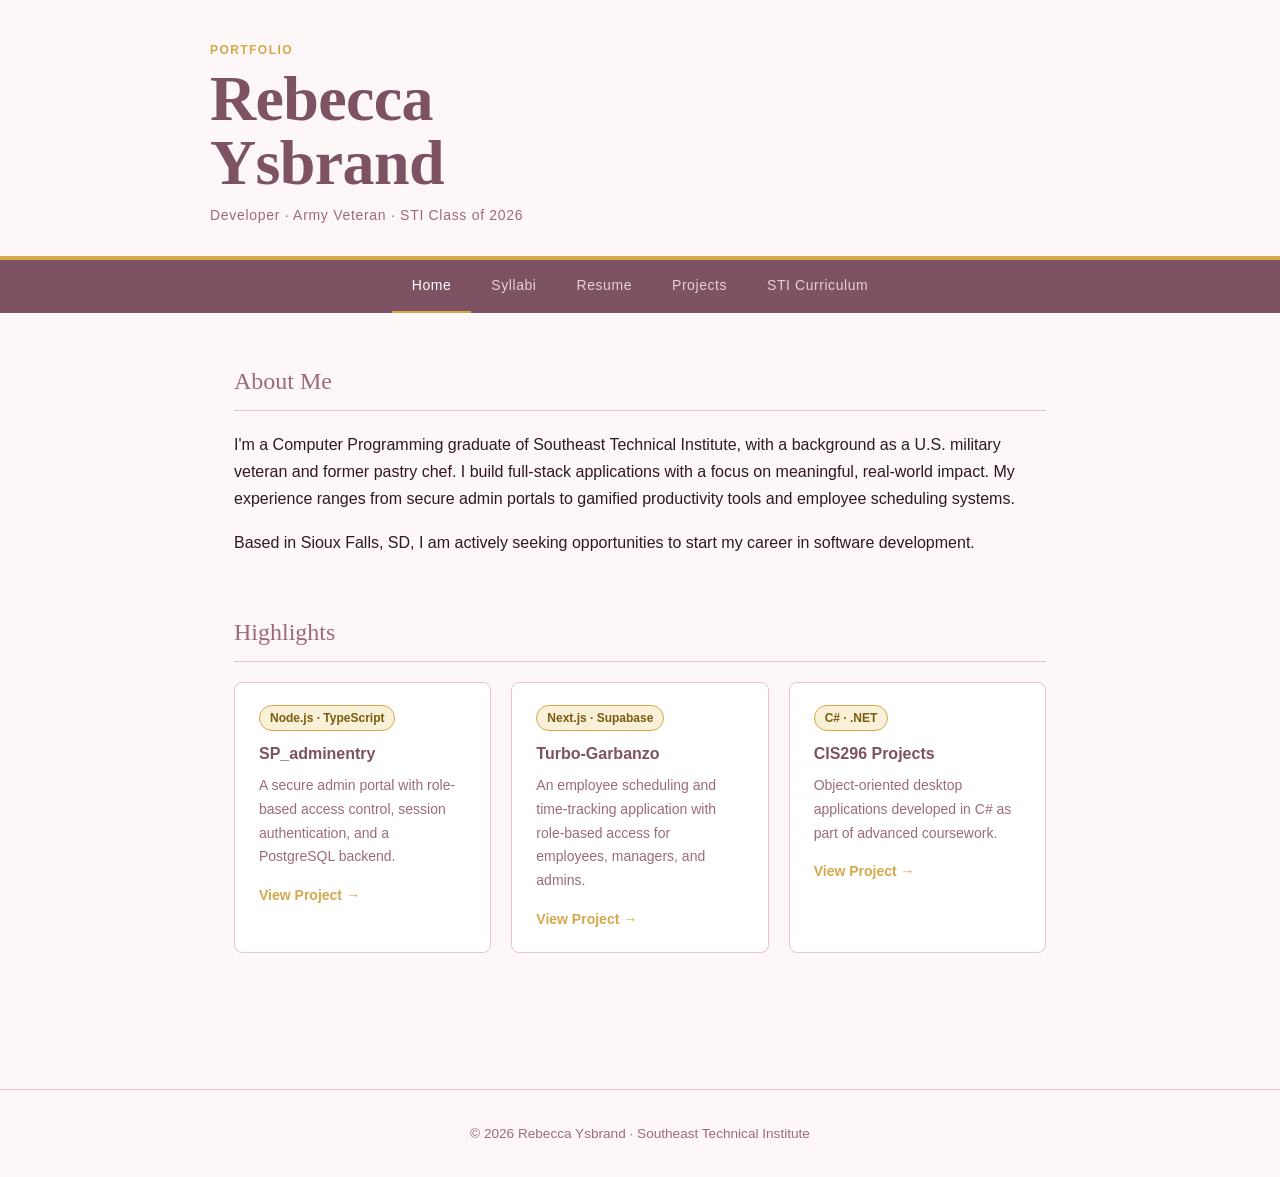
<file: index.html>
<!DOCTYPE html>
<html lang="en">
<head>
  <meta charset="UTF-8" />
  <meta name="viewport" content="width=device-width, initial-scale=1.0" />
  <title>Rebecca Ysbrand | Portfolio</title>
  <link rel="stylesheet" href="styles.css" />
</head>
<body>

  <header>
    <div class="header-inner">
      <p class="eyebrow">Portfolio</p>
      <h1>Rebecca<br/>Ysbrand</h1>
      <p class="tagline">Developer · Army Veteran · STI Class of 2026</p>
    </div>
  </header>

  <nav>
    <ul>
      <li><a href="index.html" class="active">Home</a></li>
      <li><a href="CIS_Syllabi.html">Syllabi</a></li>
      <li><a href="resume/RYsbrand202604Resume.pdf" target="_blank">Resume</a></li>
      <li><a href="projects/index.html">Projects</a></li>
      <li><a href="https://catalog.southeasttech.edu/preview_program.php?catoid=35&poid=4367&hl=%22software%22&returnto=search" target="_blank">STI Curriculum</a></li>
    </ul>
  </nav>

  <main>

    <section class="intro reveal">
      <h2>About Me</h2>
      <p>
        I'm a Computer Programming graduate of Southeast Technical Institute,
        with a background as a U.S. military veteran and former pastry chef. I build
        full-stack applications with a focus on meaningful, real-world impact. My experience ranges from
        secure admin portals to gamified productivity tools and employee scheduling systems.
      </p>
      <p>
        Based in Sioux Falls, SD, I am actively seeking opportunities to start my career in software development.
      </p>
    </section>

    <section class="highlights reveal">
      <h2>Highlights</h2>
      <div class="card-grid">
        <div class="card reveal">
          <div class="card-badge">Node.js · TypeScript</div>
          <h3>SP_adminentry</h3>
          <p>A secure admin portal with role-based access control, session authentication, and a PostgreSQL backend.</p>    
        <a href="projects/sp-adminentry/index.html">View Project →</a>
        </div>
        <div class="card reveal">
          <div class="card-badge">Next.js · Supabase</div>
          <h3>Turbo-Garbanzo</h3>
          <p>An employee scheduling and time-tracking application with role-based access for employees, managers, and admins.</p>
          <a href="projects/turbo-garbanzo/index.html">View Project →</a>
        </div>
        <div class="card reveal">
          <div class="card-badge">C# · .NET</div>
          <h3>CIS296 Projects</h3>
          <p>Object-oriented desktop applications developed in C# as part of advanced coursework.</p>
          <a href="projects/cis296/index.html">View Project →</a>
        </div>
      </div>
    </section>

  </main>

  <footer>
    <p>&copy; 2026 Rebecca Ysbrand · Southeast Technical Institute</p>
  </footer>

  <script>
    const observer = new IntersectionObserver((entries) => {
      entries.forEach(entry => {
        if (entry.isIntersecting) {
          entry.target.classList.add('visible');
        }
      });
    }, { threshold: 0.1 });

    document.querySelectorAll('.reveal').forEach(el => observer.observe(el));
  </script>

</body>
</html>
</file>
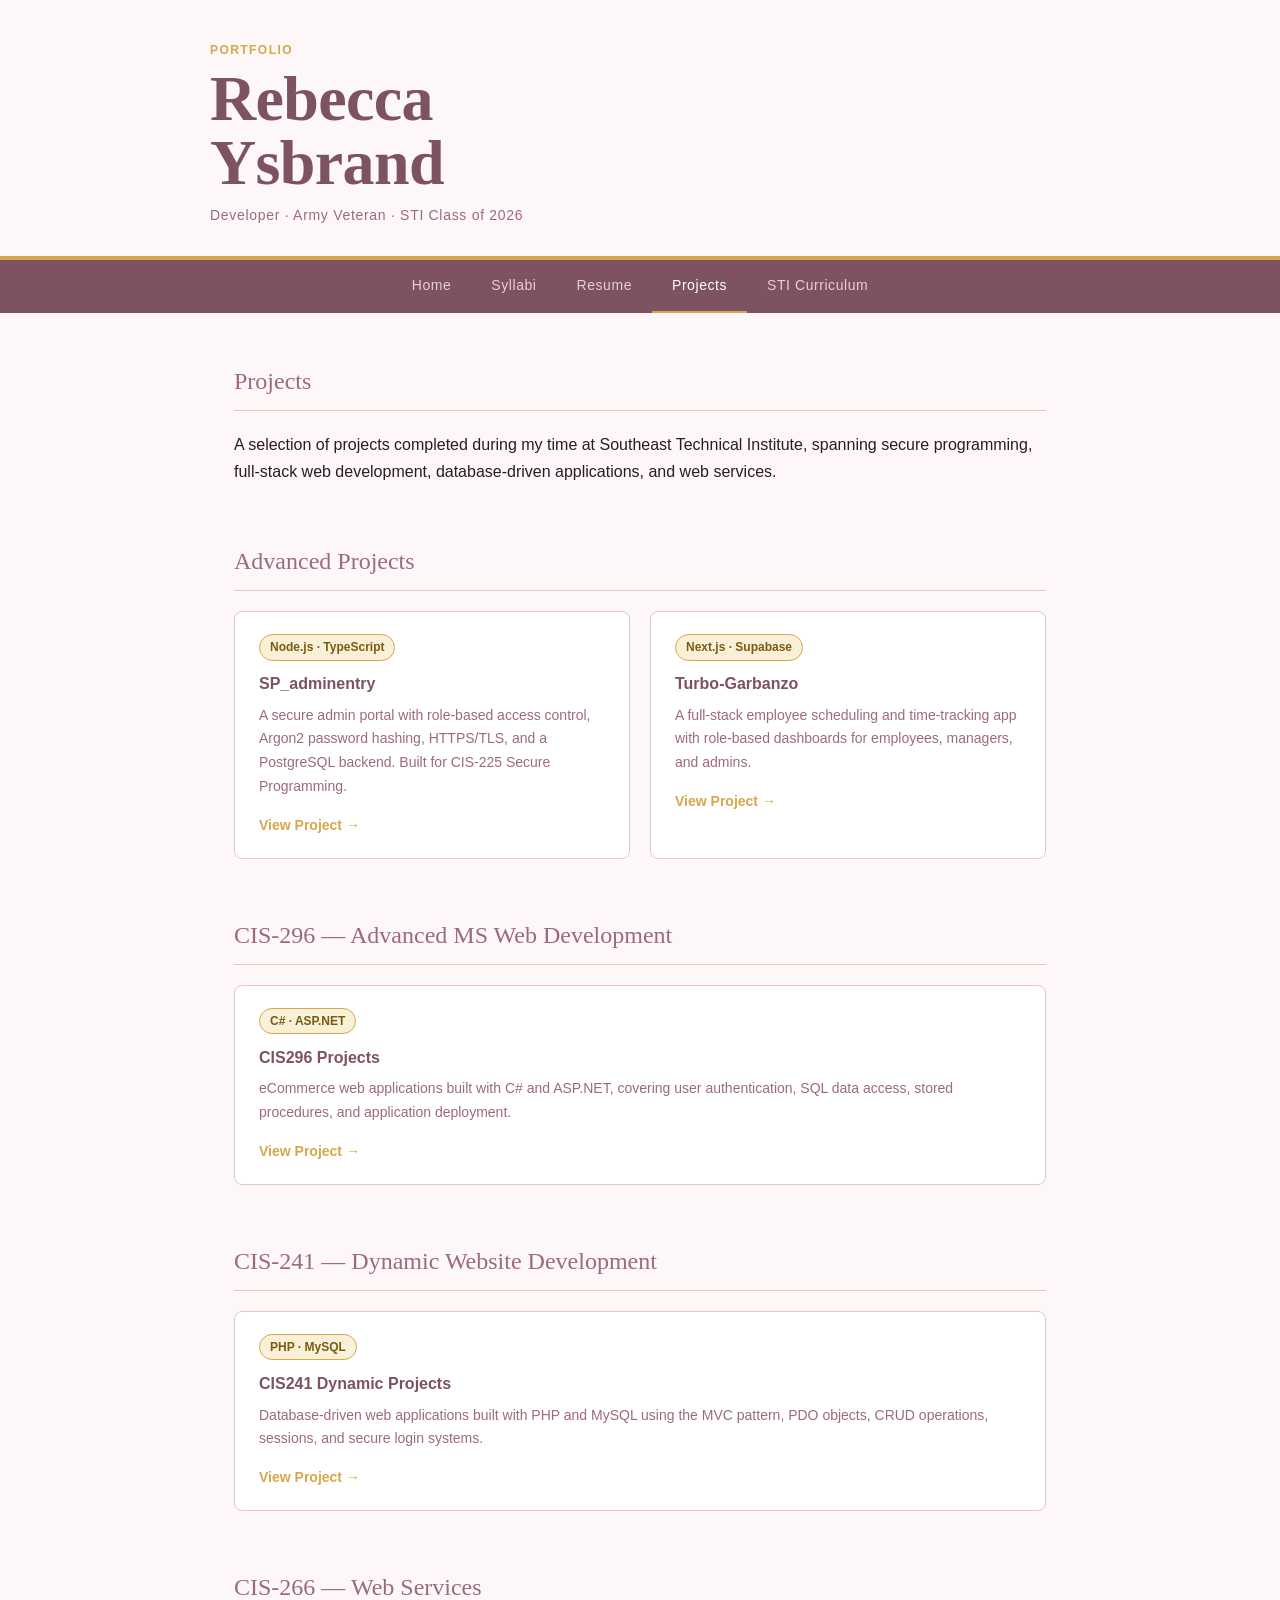
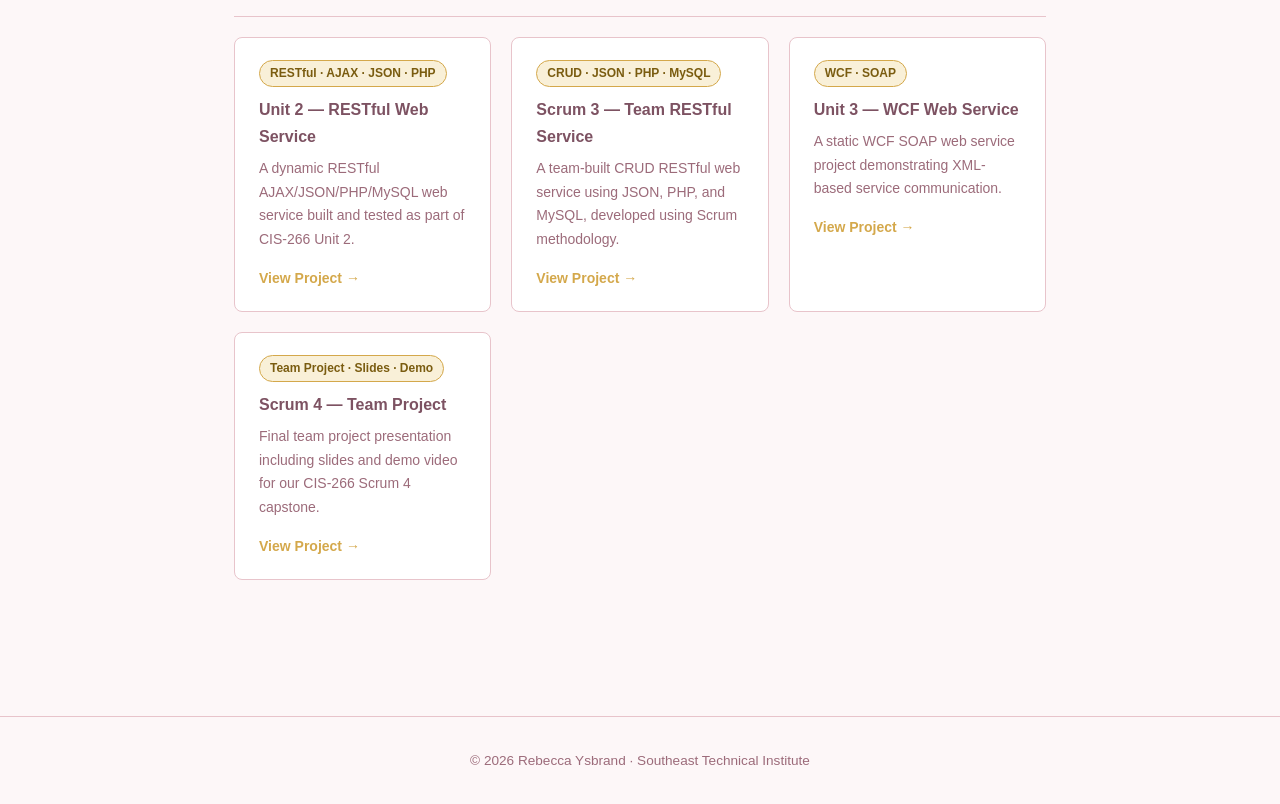
<file: projects/index.html>
<!DOCTYPE html>
<html lang="en">
<head>
  <meta charset="UTF-8" />
  <meta name="viewport" content="width=device-width, initial-scale=1.0" />
  <title>Projects | Rebecca Ysbrand</title>
  <link rel="stylesheet" href="../styles.css" />
</head>
<body>

  <header>
    <div class="header-inner">
      <p class="eyebrow">Portfolio</p>
      <h1>Rebecca<br/>Ysbrand</h1>
      <p class="tagline">Developer · Army Veteran · STI Class of 2026</p>
    </div>
  </header>

  <nav>
    <ul>
      <li><a href="../index.html">Home</a></li>
      <li><a href="../CIS_Syllabi.html">Syllabi</a></li>
      <li><a href="../resume/RYsbrand202604Resume.pdf" target="_blank">Resume</a></li>
      <li><a href="index.html" class="active">Projects</a></li>
      <li><a href="https://catalog.southeasttech.edu/preview_program.php?catoid=35&poid=4367&hl=%22software%22&returnto=search" target="_blank">STI Curriculum</a></li>
    </ul>
  </nav>

  <main>

    <section class="reveal">
      <h2>Projects</h2>
      <p>A selection of projects completed during my time at Southeast Technical Institute, spanning secure programming, full-stack web development, database-driven applications, and web services.</p>
    </section>

    <section class="reveal">
      <h2>Advanced Projects</h2>
      <div class="card-grid">

        <div class="card reveal">
          <div class="card-badge">Node.js · TypeScript</div>
          <h3>SP_adminentry</h3>
          <p>A secure admin portal with role-based access control, Argon2 password hashing, HTTPS/TLS, and a PostgreSQL backend. Built for CIS-225 Secure Programming.</p>
          <a href="sp-adminentry/index.html">View Project →</a>
        </div>

        <div class="card reveal">
          <div class="card-badge">Next.js · Supabase</div>
          <h3>Turbo-Garbanzo</h3>
          <p>A full-stack employee scheduling and time-tracking app with role-based dashboards for employees, managers, and admins.</p>
          <a href="turbo-garbanzo/index.html">View Project →</a>
        </div>

      </div>
    </section>

    <section class="reveal">
      <h2>CIS-296 — Advanced MS Web Development</h2>
      <div class="card-grid">

        <div class="card reveal">
          <div class="card-badge">C# · ASP.NET</div>
          <h3>CIS296 Projects</h3>
          <p>eCommerce web applications built with C# and ASP.NET, covering user authentication, SQL data access, stored procedures, and application deployment.</p>
          <a href="cis296/index.html">View Project →</a>
        </div>

      </div>
    </section>

    <section class="reveal">
      <h2>CIS-241 — Dynamic Website Development</h2>
      <div class="card-grid">

        <div class="card reveal">
          <div class="card-badge">PHP · MySQL</div>
          <h3>CIS241 Dynamic Projects</h3>
          <p>Database-driven web applications built with PHP and MySQL using the MVC pattern, PDO objects, CRUD operations, sessions, and secure login systems.</p>
          <a href="cis241/index.html">View Project →</a>
        </div>

      </div>
    </section>

    <section class="reveal">
      <h2>CIS-266 — Web Services</h2>
      <div class="card-grid">

        <div class="card reveal">
          <div class="card-badge">RESTful · AJAX · JSON · PHP</div>
          <h3>Unit 2 — RESTful Web Service</h3>
          <p>A dynamic RESTful AJAX/JSON/PHP/MySQL web service built and tested as part of CIS-266 Unit 2.</p>
          <a href="cis266/unit2/index.html">View Project →</a>
        </div>

        <div class="card reveal">
          <div class="card-badge">CRUD · JSON · PHP · MySQL</div>
          <h3>Scrum 3 — Team RESTful Service</h3>
          <p>A team-built CRUD RESTful web service using JSON, PHP, and MySQL, developed using Scrum methodology.</p>
          <a href="cis266/scrum3/index.html">View Project →</a>
        </div>

        <div class="card reveal">
          <div class="card-badge">WCF · SOAP</div>
          <h3>Unit 3 — WCF Web Service</h3>
          <p>A static WCF SOAP web service project demonstrating XML-based service communication.</p>
          <a href="cis266/unit3/index.html">View Project →</a>
        </div>

        <div class="card reveal">
          <div class="card-badge">Team Project · Slides · Demo</div>
          <h3>Scrum 4 — Team Project</h3>
          <p>Final team project presentation including slides and demo video for our CIS-266 Scrum 4 capstone.</p>
          <a href="cis266/scrum4/index.html">View Project →</a>
        </div>

      </div>
    </section>

  </main>

  <footer>
    <p>&copy; 2026 Rebecca Ysbrand · Southeast Technical Institute</p>
  </footer>

  <script>
    const observer = new IntersectionObserver((entries) => {
      entries.forEach(entry => {
        if (entry.isIntersecting) entry.target.classList.add('visible');
      });
    }, { threshold: 0.1 });
    document.querySelectorAll('.reveal').forEach(el => observer.observe(el));
  </script>

</body>
</html>
</file>
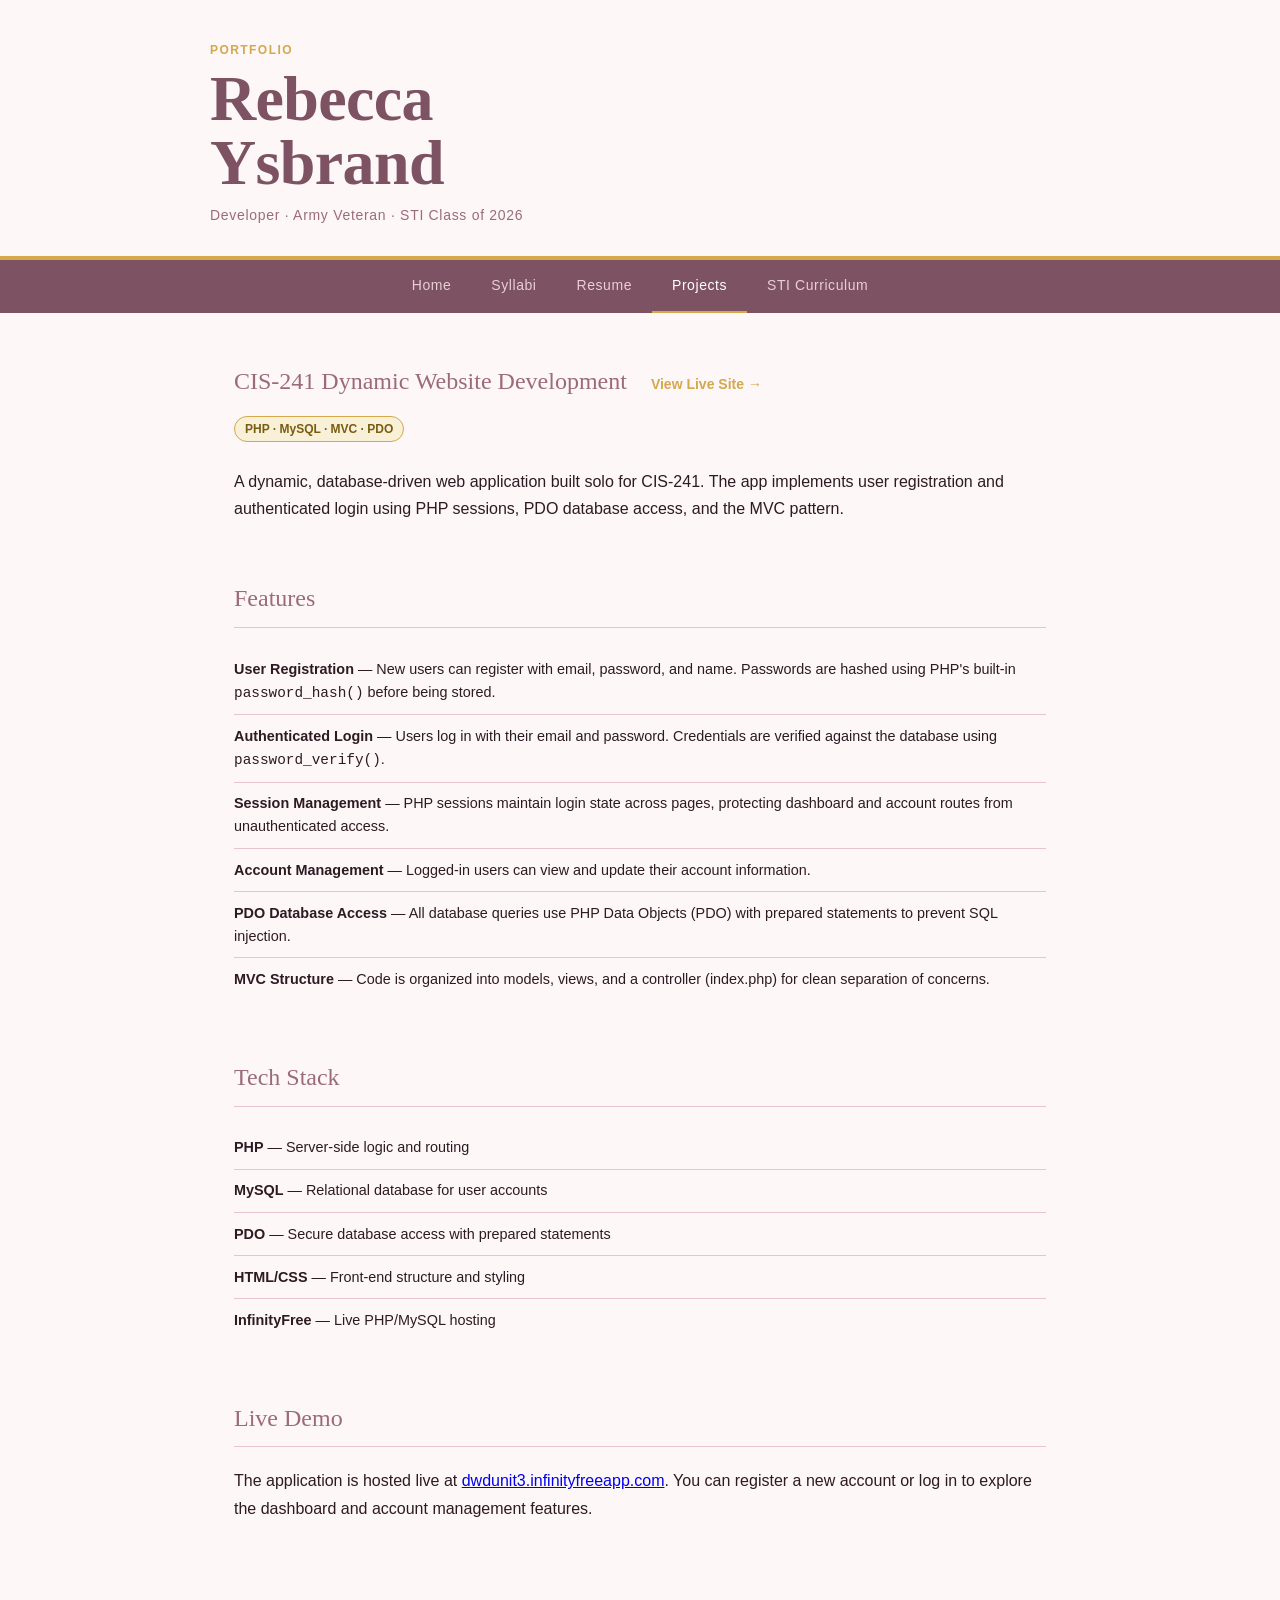
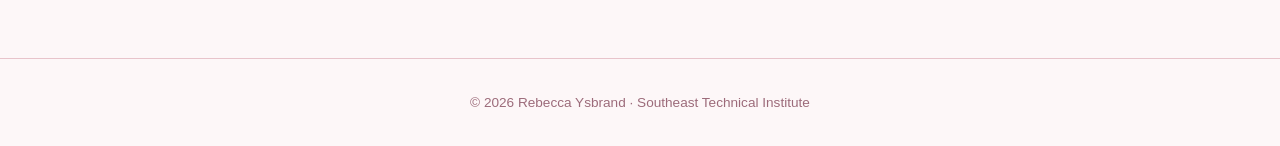
<file: projects/cis241/index.html>
<!DOCTYPE html>
<html lang="en">
<head>
  <meta charset="UTF-8" />
  <meta name="viewport" content="width=device-width, initial-scale=1.0" />
  <title>CIS241 Project | Rebecca Ysbrand</title>
  <link rel="stylesheet" href="../../styles.css" />
</head>
<body>

  <header>
    <div class="header-inner">
      <p class="eyebrow">Portfolio</p>
      <h1>Rebecca<br/>Ysbrand</h1>
      <p class="tagline">Developer · Army Veteran · STI Class of 2026</p>
    </div>
  </header>

  <nav>
    <ul>
      <li><a href="../../index.html">Home</a></li>
      <li><a href="../../CIS_Syllabi.html">Syllabi</a></li>
      <li><a href="../../resume/RYsbrand202604Resume.pdf" target="_blank">Resume</a></li>
      <li><a href="../index.html" class="active">Projects</a></li>
      <li><a href="https://catalog.southeasttech.edu/preview_program.php?catoid=35&poid=4367&hl=%22software%22&returnto=search" target="_blank">STI Curriculum</a></li>
    </ul>
  </nav>

  <main>

    <section class="reveal">
      <div class="project-header">
        <h2>CIS-241 Dynamic Website Development</h2>
        <a href="https://dwdunit3.infinityfreeapp.com" target="_blank" class="github-link">View Live Site →</a>
      </div>
      <div class="card-badge">PHP · MySQL · MVC · PDO</div>
      <p class="project-intro">
        A dynamic, database-driven web application built solo for CIS-241. The app implements
        user registration and authenticated login using PHP sessions, PDO database access,
        and the MVC pattern.
      </p>
    </section>

    <section class="reveal">
      <h2>Features</h2>
      <ul class="feature-list">
        <li><strong>User Registration</strong> — New users can register with email, password, and name. Passwords are hashed using PHP's built-in <code>password_hash()</code> before being stored.</li>
        <li><strong>Authenticated Login</strong> — Users log in with their email and password. Credentials are verified against the database using <code>password_verify()</code>.</li>
        <li><strong>Session Management</strong> — PHP sessions maintain login state across pages, protecting dashboard and account routes from unauthenticated access.</li>
        <li><strong>Account Management</strong> — Logged-in users can view and update their account information.</li>
        <li><strong>PDO Database Access</strong> — All database queries use PHP Data Objects (PDO) with prepared statements to prevent SQL injection.</li>
        <li><strong>MVC Structure</strong> — Code is organized into models, views, and a controller (index.php) for clean separation of concerns.</li>
      </ul>
    </section>

    <section class="reveal">
      <h2>Tech Stack</h2>
      <ul class="feature-list">
        <li><strong>PHP</strong> — Server-side logic and routing</li>
        <li><strong>MySQL</strong> — Relational database for user accounts</li>
        <li><strong>PDO</strong> — Secure database access with prepared statements</li>
        <li><strong>HTML/CSS</strong> — Front-end structure and styling</li>
        <li><strong>InfinityFree</strong> — Live PHP/MySQL hosting</li>
      </ul>
    </section>

    <section class="reveal">
      <h2>Live Demo</h2>
      <p>The application is hosted live at <a href="https://dwdunit3.infinityfreeapp.com" target="_blank">dwdunit3.infinityfreeapp.com</a>. You can register a new account or log in to explore the dashboard and account management features.</p>
    </section>

  </main>

  <footer>
    <p>&copy; 2026 Rebecca Ysbrand · Southeast Technical Institute</p>
  </footer>

  <script>
    const observer = new IntersectionObserver((entries) => {
      entries.forEach(entry => {
        if (entry.isIntersecting) entry.target.classList.add('visible');
      });
    }, { threshold: 0.1 });
    document.querySelectorAll('.reveal').forEach(el => observer.observe(el));
  </script>

</body>
</html>
</file>
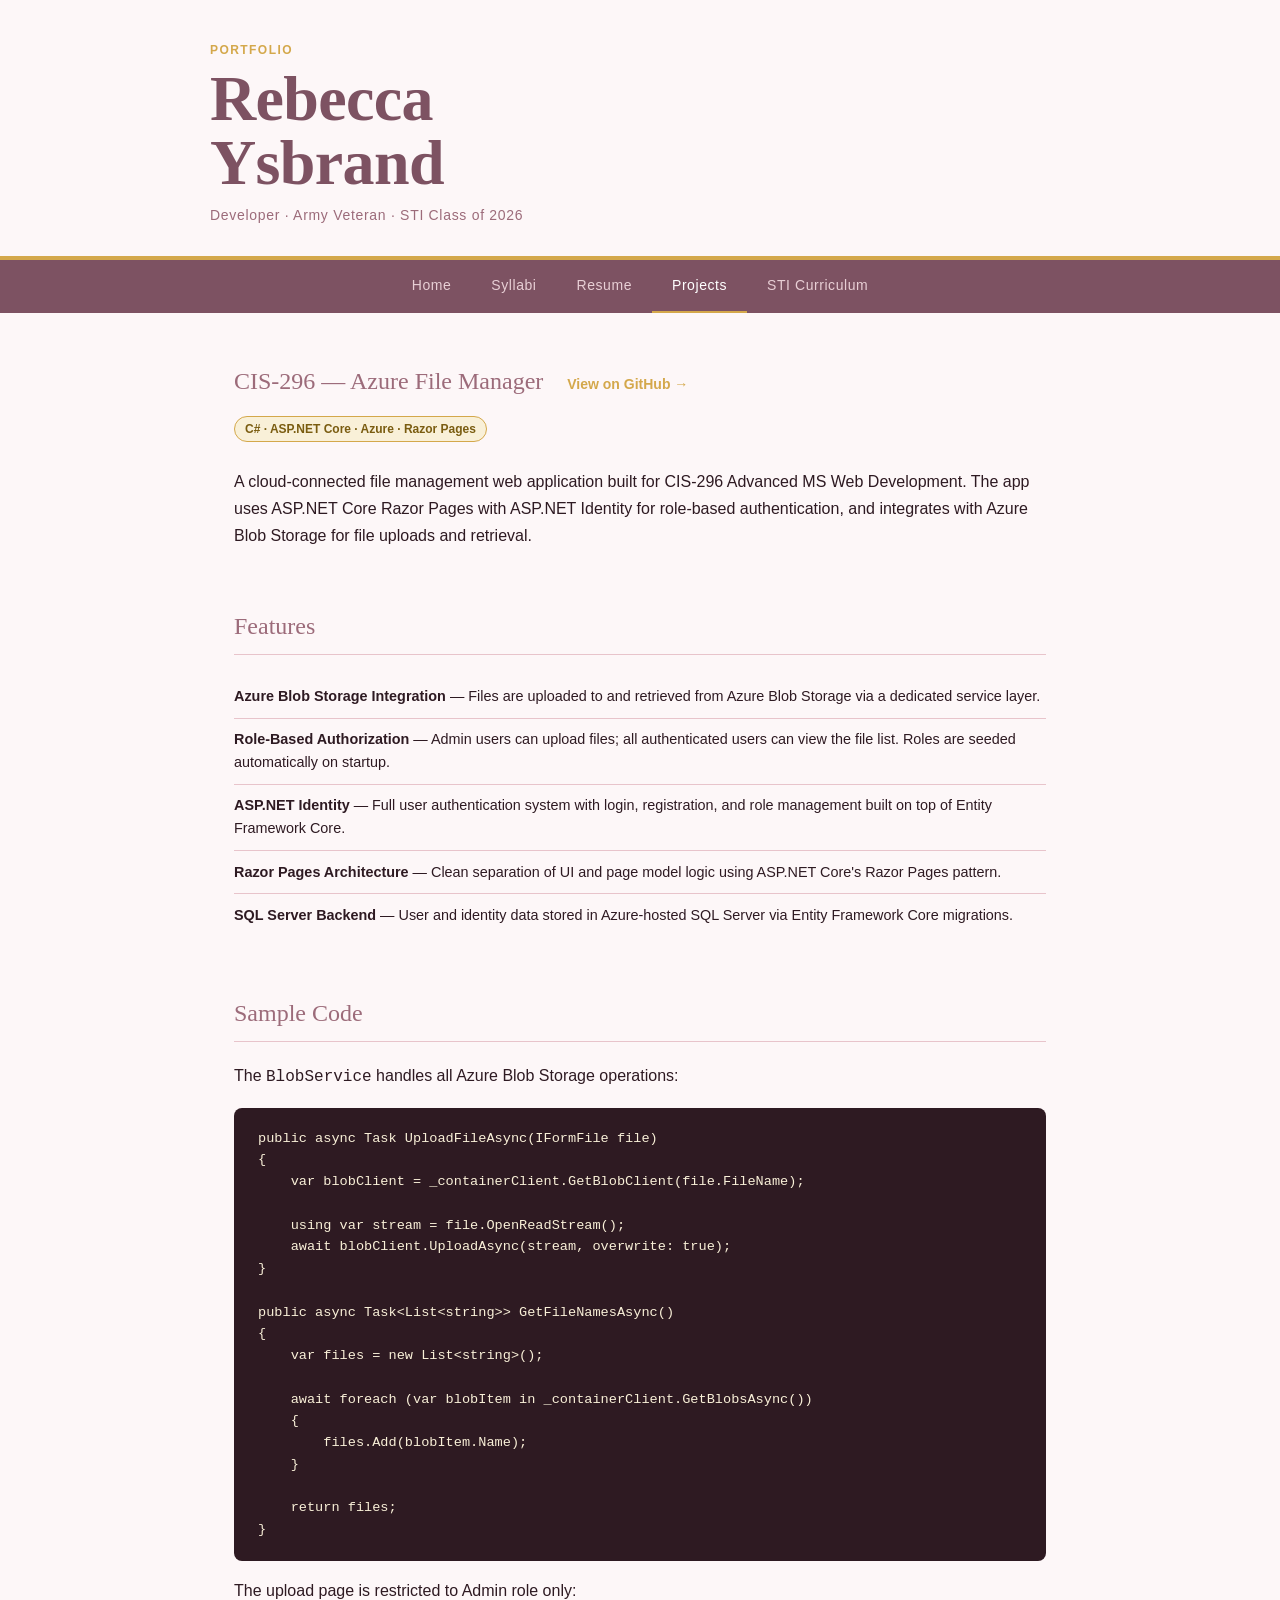
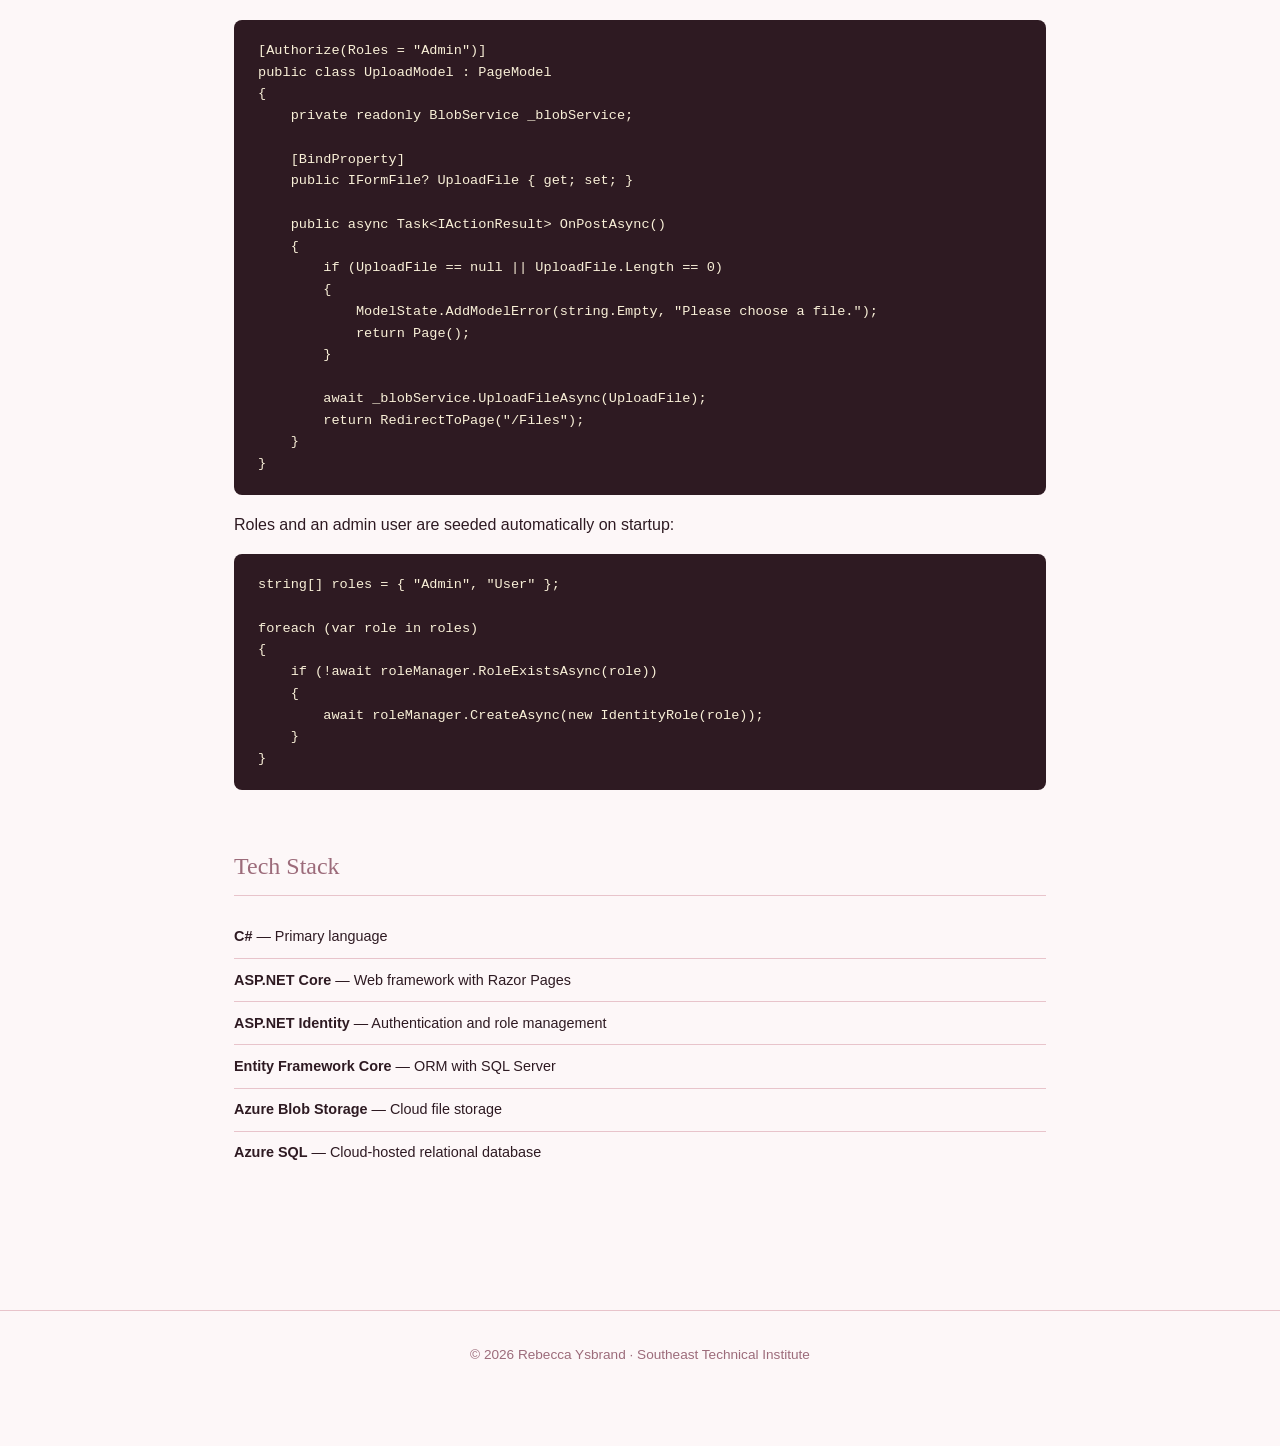
<file: projects/cis296/index.html>
<!DOCTYPE html>
<html lang="en">
<head>
  <meta charset="UTF-8" />
  <meta name="viewport" content="width=device-width, initial-scale=1.0" />
  <title>CIS296 — Azure File Manager | Rebecca Ysbrand</title>
  <link rel="stylesheet" href="../../styles.css" />
</head>
<body>

  <header>
    <div class="header-inner">
      <p class="eyebrow">Portfolio</p>
      <h1>Rebecca<br/>Ysbrand</h1>
      <p class="tagline">Developer · Army Veteran · STI Class of 2026</p>
    </div>
  </header>

  <nav>
    <ul>
      <li><a href="../../index.html">Home</a></li>
      <li><a href="../../CIS_Syllabi.html">Syllabi</a></li>
      <li><a href="../../resume/RYsbrand202604Resume.pdf" target="_blank">Resume</a></li>
      <li><a href="../index.html" class="active">Projects</a></li>
      <li><a href="https://catalog.southeasttech.edu/preview_program.php?catoid=35&poid=4367&hl=%22software%22&returnto=search" target="_blank">STI Curriculum</a></li>
    </ul>
  </nav>

  <main>

    <section class="reveal">
      <div class="project-header">
        <h2>CIS-296 — Azure File Manager</h2>
        <a href="https://github.com/rysbrand/Unit2ProjectMS" target="_blank" class="github-link">View on GitHub →</a>
      </div>
      <div class="card-badge">C# · ASP.NET Core · Azure · Razor Pages</div>
      <p class="project-intro">
        A cloud-connected file management web application built for CIS-296 Advanced MS Web Development.
        The app uses ASP.NET Core Razor Pages with ASP.NET Identity for role-based authentication,
        and integrates with Azure Blob Storage for file uploads and retrieval.
      </p>
    </section>

    <section class="reveal">
      <h2>Features</h2>
      <ul class="feature-list">
        <li><strong>Azure Blob Storage Integration</strong> — Files are uploaded to and retrieved from Azure Blob Storage via a dedicated service layer.</li>
        <li><strong>Role-Based Authorization</strong> — Admin users can upload files; all authenticated users can view the file list. Roles are seeded automatically on startup.</li>
        <li><strong>ASP.NET Identity</strong> — Full user authentication system with login, registration, and role management built on top of Entity Framework Core.</li>
        <li><strong>Razor Pages Architecture</strong> — Clean separation of UI and page model logic using ASP.NET Core's Razor Pages pattern.</li>
        <li><strong>SQL Server Backend</strong> — User and identity data stored in Azure-hosted SQL Server via Entity Framework Core migrations.</li>
      </ul>
    </section>

    <section class="reveal">
      <h2>Sample Code</h2>
      <p>The <code>BlobService</code> handles all Azure Blob Storage operations:</p>
      <pre><code>public async Task UploadFileAsync(IFormFile file)
{
    var blobClient = _containerClient.GetBlobClient(file.FileName);

    using var stream = file.OpenReadStream();
    await blobClient.UploadAsync(stream, overwrite: true);
}

public async Task&lt;List&lt;string&gt;&gt; GetFileNamesAsync()
{
    var files = new List&lt;string&gt;();

    await foreach (var blobItem in _containerClient.GetBlobsAsync())
    {
        files.Add(blobItem.Name);
    }

    return files;
}</code></pre>

      <p>The upload page is restricted to Admin role only:</p>
      <pre><code>[Authorize(Roles = "Admin")]
public class UploadModel : PageModel
{
    private readonly BlobService _blobService;

    [BindProperty]
    public IFormFile? UploadFile { get; set; }

    public async Task&lt;IActionResult&gt; OnPostAsync()
    {
        if (UploadFile == null || UploadFile.Length == 0)
        {
            ModelState.AddModelError(string.Empty, "Please choose a file.");
            return Page();
        }

        await _blobService.UploadFileAsync(UploadFile);
        return RedirectToPage("/Files");
    }
}</code></pre>

      <p>Roles and an admin user are seeded automatically on startup:</p>
      <pre><code>string[] roles = { "Admin", "User" };

foreach (var role in roles)
{
    if (!await roleManager.RoleExistsAsync(role))
    {
        await roleManager.CreateAsync(new IdentityRole(role));
    }
}</code></pre>
    </section>

    <section class="reveal">
      <h2>Tech Stack</h2>
      <ul class="feature-list">
        <li><strong>C#</strong> — Primary language</li>
        <li><strong>ASP.NET Core</strong> — Web framework with Razor Pages</li>
        <li><strong>ASP.NET Identity</strong> — Authentication and role management</li>
        <li><strong>Entity Framework Core</strong> — ORM with SQL Server</li>
        <li><strong>Azure Blob Storage</strong> — Cloud file storage</li>
        <li><strong>Azure SQL</strong> — Cloud-hosted relational database</li>
      </ul>
    </section>

  </main>

  <footer>
    <p>&copy; 2026 Rebecca Ysbrand · Southeast Technical Institute</p>
  </footer>

  <script>
    const observer = new IntersectionObserver((entries) => {
      entries.forEach(entry => {
        if (entry.isIntersecting) entry.target.classList.add('visible');
      });
    }, { threshold: 0.1 });
    document.querySelectorAll('.reveal').forEach(el => observer.observe(el));
  </script>

</body>
</html>
</file>
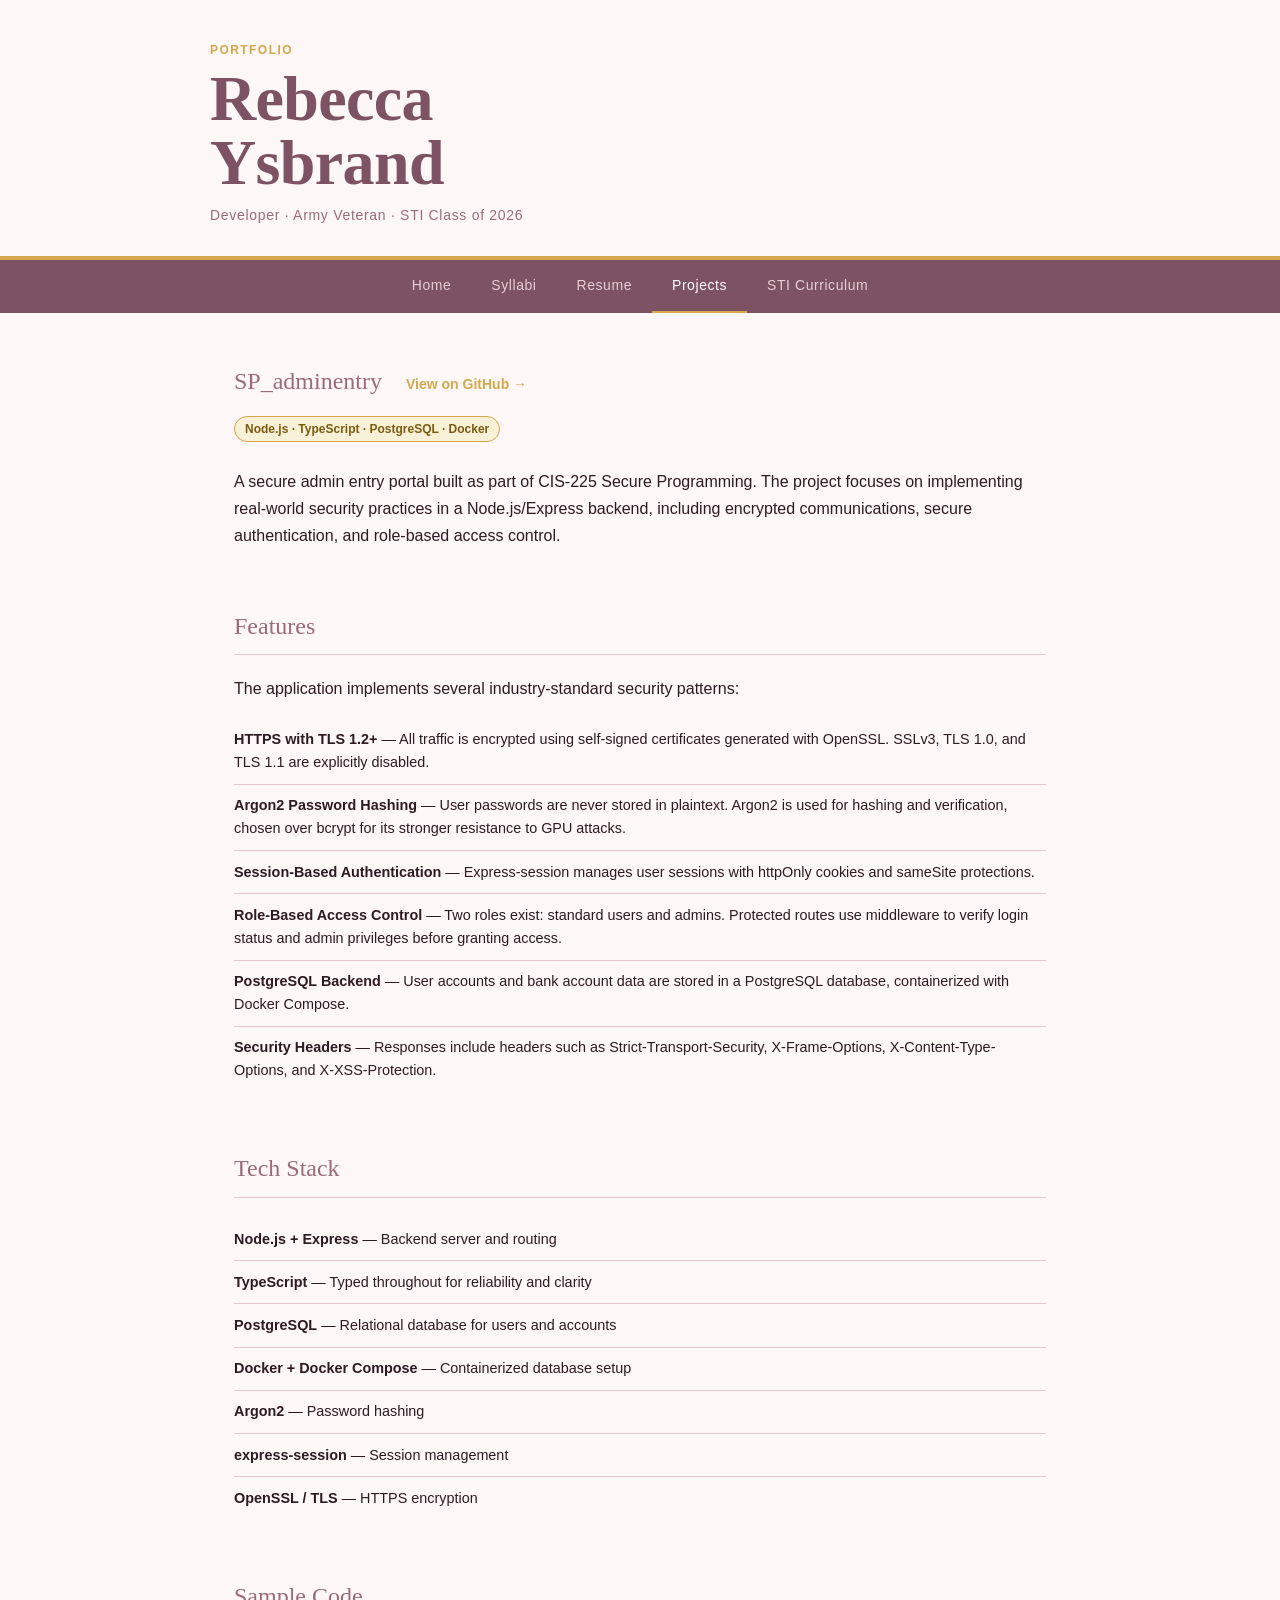
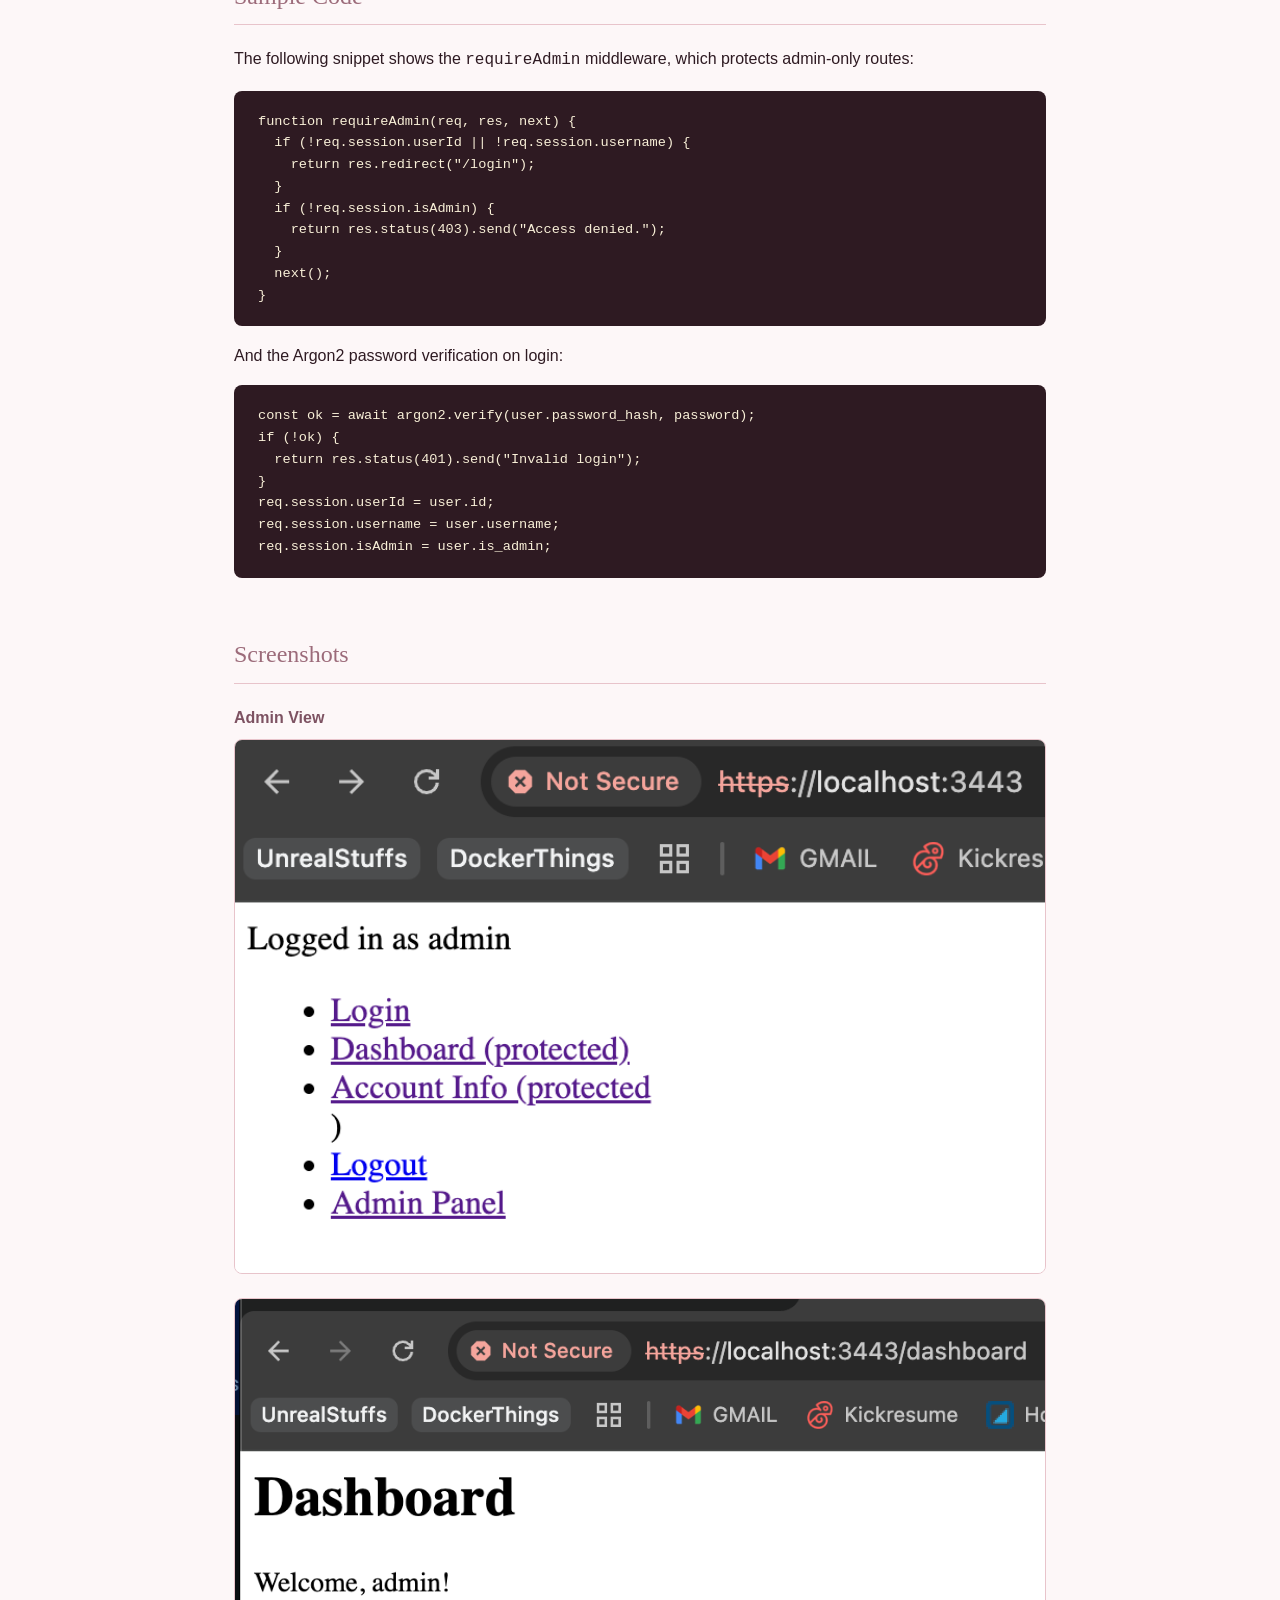
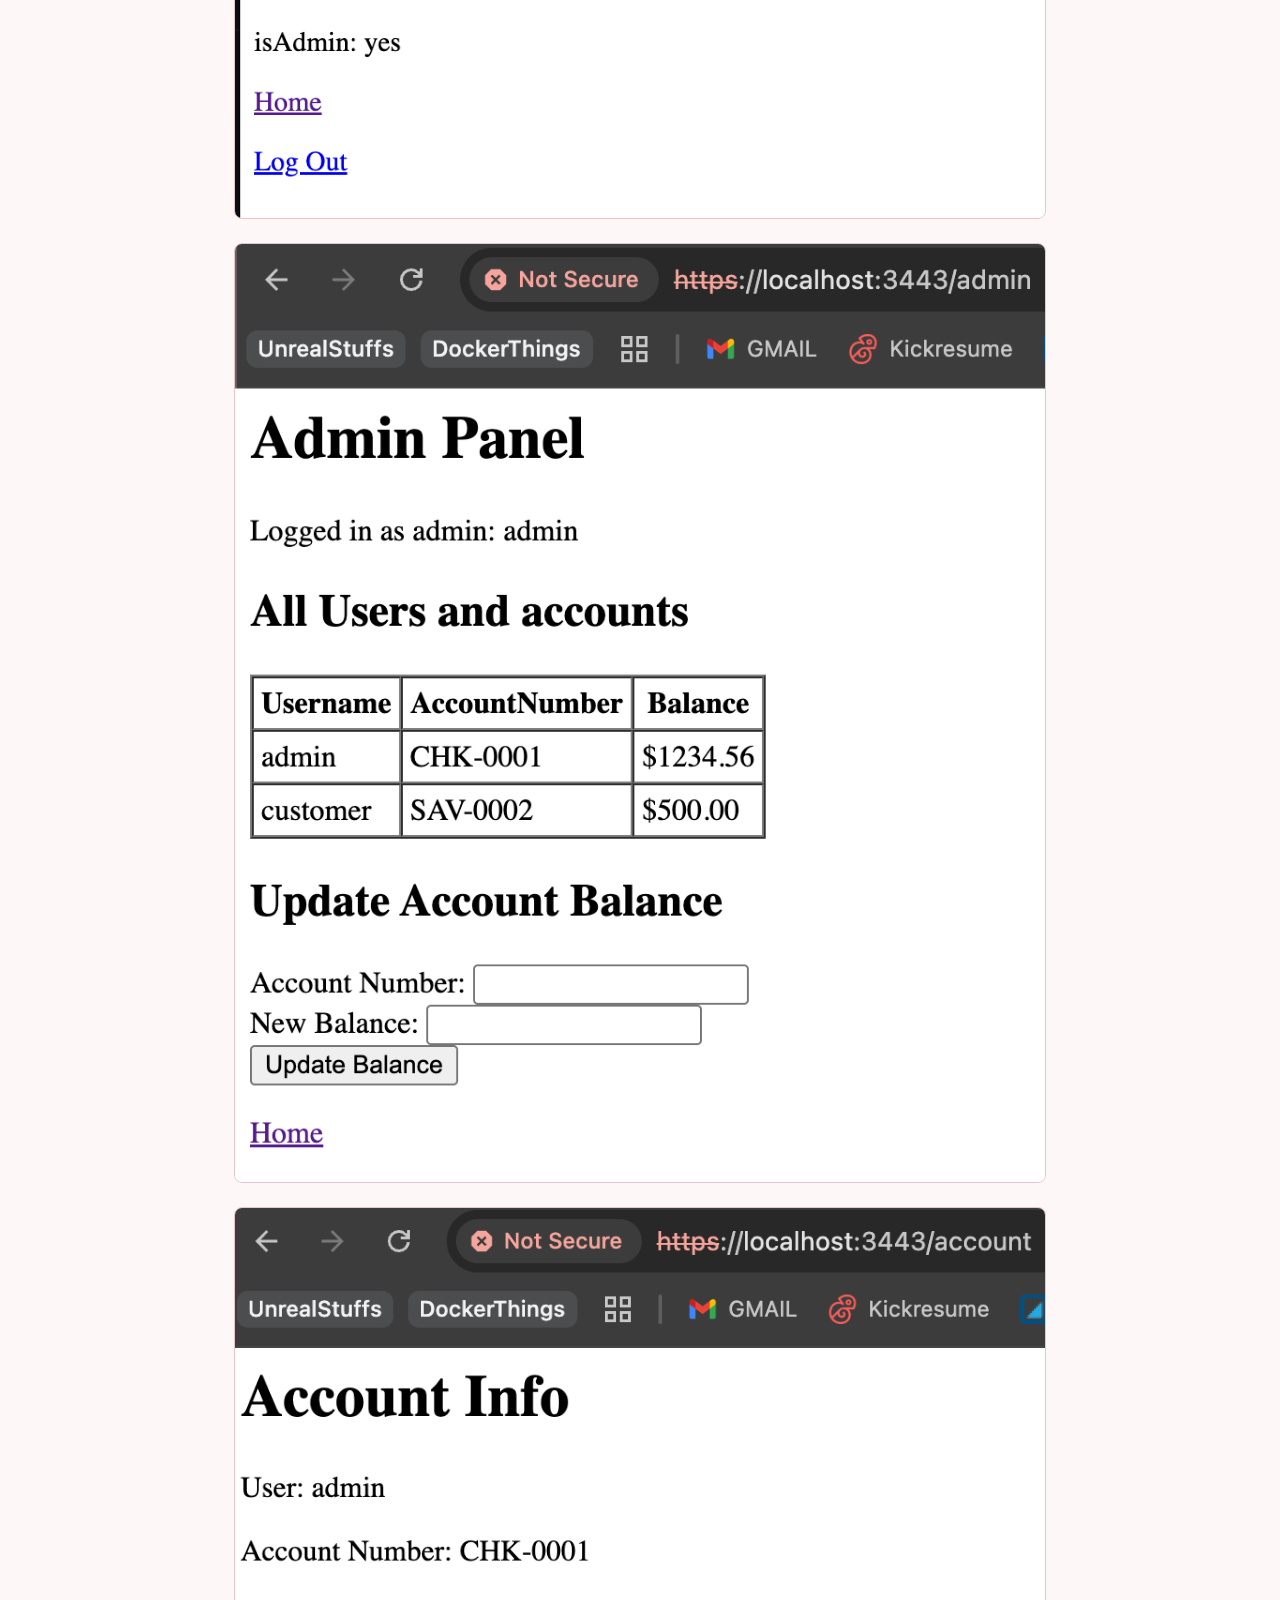
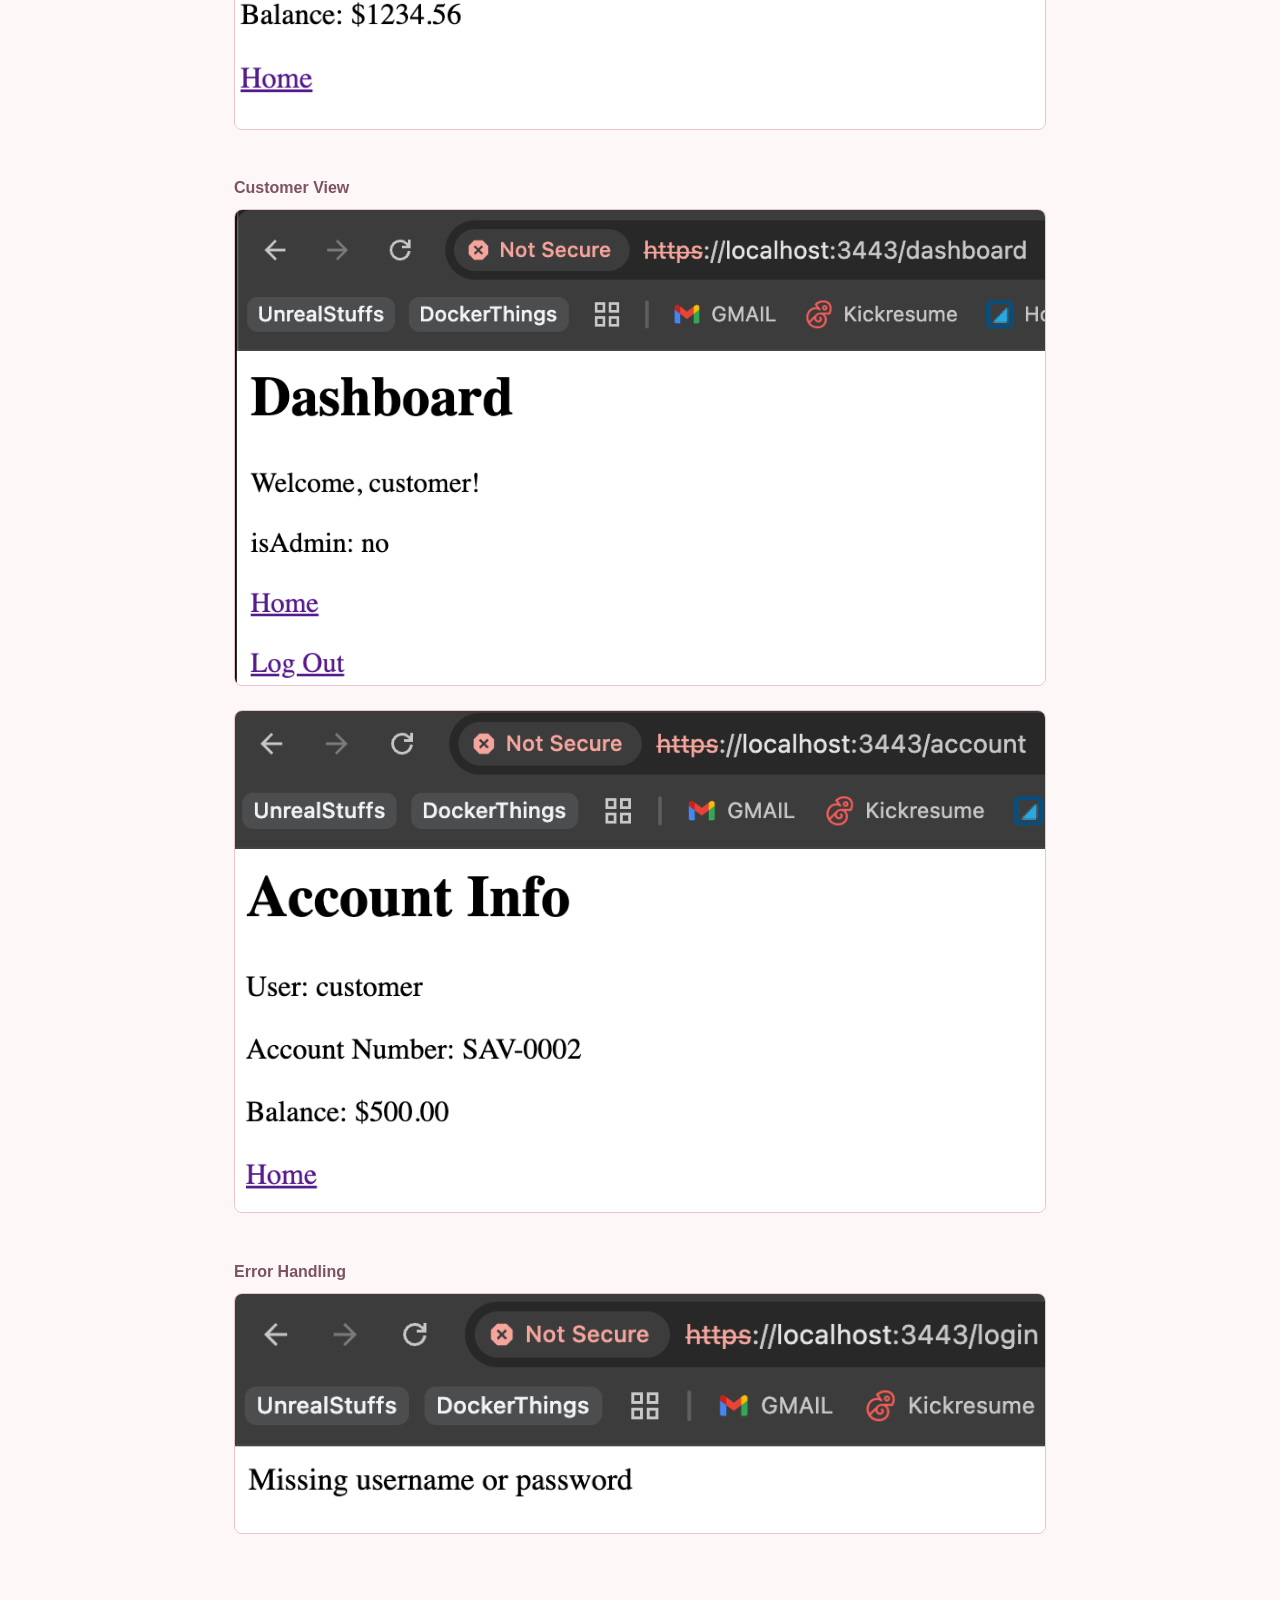
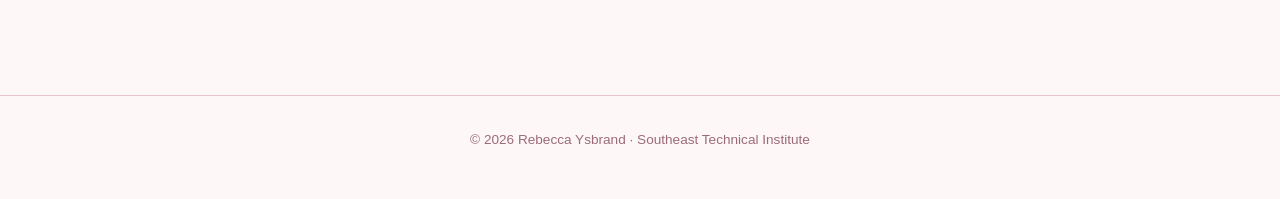
<file: projects/sp-adminentry/index.html>
<!DOCTYPE html>
<html lang="en">
<head>
  <meta charset="UTF-8" />
  <meta name="viewport" content="width=device-width, initial-scale=1.0" />
  <title>SP_adminentry | Rebecca Ysbrand</title>
  <link rel="stylesheet" href="../../styles.css" />
</head>
<body>

  <header>
    <div class="header-inner">
      <p class="eyebrow">Portfolio</p>
      <h1>Rebecca<br/>Ysbrand</h1>
      <p class="tagline">Developer · Army Veteran · STI Class of 2026</p>
    </div>
  </header>

  <nav>
    <ul>
      <li><a href="../../index.html">Home</a></li>
      <li><a href="../../CIS_Syllabi.html">Syllabi</a></li>
      <li><a href="../../resume/RYsbrand202604Resume.pdf" target="_blank">Resume</a></li>
      <li><a href="../index.html" class="active">Projects</a></li>
      <li><a href="https://catalog.southeasttech.edu/preview_program.php?catoid=35&poid=4367&hl=%22software%22&returnto=search" target="_blank">STI Curriculum</a></li>
    </ul>
  </nav>

  <main>

    <section class="reveal">
      <div class="project-header">
        <h2>SP_adminentry</h2>
        <a href="https://github.com/rysbrand/SP_adminentry" target="_blank" class="github-link">View on GitHub →</a>
      </div>
      <div class="card-badge">Node.js · TypeScript · PostgreSQL · Docker</div>

      <p class="project-intro">
        A secure admin entry portal built as part of CIS-225 Secure Programming. The project focuses on
        implementing real-world security practices in a Node.js/Express backend, including encrypted
        communications, secure authentication, and role-based access control.
      </p>
    </section>

    <section class="reveal">
      <h2>Features</h2>
      <p>The application implements several industry-standard security patterns:</p>
      <ul class="feature-list">
        <li><strong>HTTPS with TLS 1.2+</strong> — All traffic is encrypted using self-signed certificates generated with OpenSSL. SSLv3, TLS 1.0, and TLS 1.1 are explicitly disabled.</li>
        <li><strong>Argon2 Password Hashing</strong> — User passwords are never stored in plaintext. Argon2 is used for hashing and verification, chosen over bcrypt for its stronger resistance to GPU attacks.</li>
        <li><strong>Session-Based Authentication</strong> — Express-session manages user sessions with httpOnly cookies and sameSite protections.</li>
        <li><strong>Role-Based Access Control</strong> — Two roles exist: standard users and admins. Protected routes use middleware to verify login status and admin privileges before granting access.</li>
        <li><strong>PostgreSQL Backend</strong> — User accounts and bank account data are stored in a PostgreSQL database, containerized with Docker Compose.</li>
        <li><strong>Security Headers</strong> — Responses include headers such as Strict-Transport-Security, X-Frame-Options, X-Content-Type-Options, and X-XSS-Protection.</li>
      </ul>
    </section>

    <section class="reveal">
      <h2>Tech Stack</h2>
      <ul class="feature-list">
        <li><strong>Node.js + Express</strong> — Backend server and routing</li>
        <li><strong>TypeScript</strong> — Typed throughout for reliability and clarity</li>
        <li><strong>PostgreSQL</strong> — Relational database for users and accounts</li>
        <li><strong>Docker + Docker Compose</strong> — Containerized database setup</li>
        <li><strong>Argon2</strong> — Password hashing</li>
        <li><strong>express-session</strong> — Session management</li>
        <li><strong>OpenSSL / TLS</strong> — HTTPS encryption</li>
      </ul>
    </section>

    <section class="reveal">
      <h2>Sample Code</h2>
      <p>The following snippet shows the <code>requireAdmin</code> middleware, which protects admin-only routes:</p>
      <pre><code>function requireAdmin(req, res, next) {
  if (!req.session.userId || !req.session.username) {
    return res.redirect("/login");
  }
  if (!req.session.isAdmin) {
    return res.status(403).send("Access denied.");
  }
  next();
}</code></pre>

      <p>And the Argon2 password verification on login:</p>
      <pre><code>const ok = await argon2.verify(user.password_hash, password);
if (!ok) {
  return res.status(401).send("Invalid login");
}
req.session.userId = user.id;
req.session.username = user.username;
req.session.isAdmin = user.is_admin;</code></pre>
    </section>

    <section class="reveal screenshots">
      <h2>Screenshots</h2>

      <h3>Admin View</h3>
      <img src="screenshots/admin-home.png" alt="Home page logged in as admin" />
      <img src="screenshots/dashboard-admin.png" alt="Admin dashboard" />
      <img src="screenshots/admin-panel.png" alt="Admin panel showing all users and account balances" />
      <img src="screenshots/account-admin.png" alt="Admin account info page" />

      <h3>Customer View</h3>
      <img src="screenshots/dashboard-customer.png" alt="Customer dashboard" />
      <img src="screenshots/account-customer.png" alt="Customer account info page" />

      <h3>Error Handling</h3>
      <img src="screenshots/error-login.png" alt="Login error for missing credentials" />
    </section>

  </main>

  <footer>
    <p>&copy; 2026 Rebecca Ysbrand · Southeast Technical Institute</p>
  </footer>

  <script>
    const observer = new IntersectionObserver((entries) => {
      entries.forEach(entry => {
        if (entry.isIntersecting) entry.target.classList.add('visible');
      });
    }, { threshold: 0.1 });
    document.querySelectorAll('.reveal').forEach(el => observer.observe(el));
  </script>

</body>
</html>
</file>
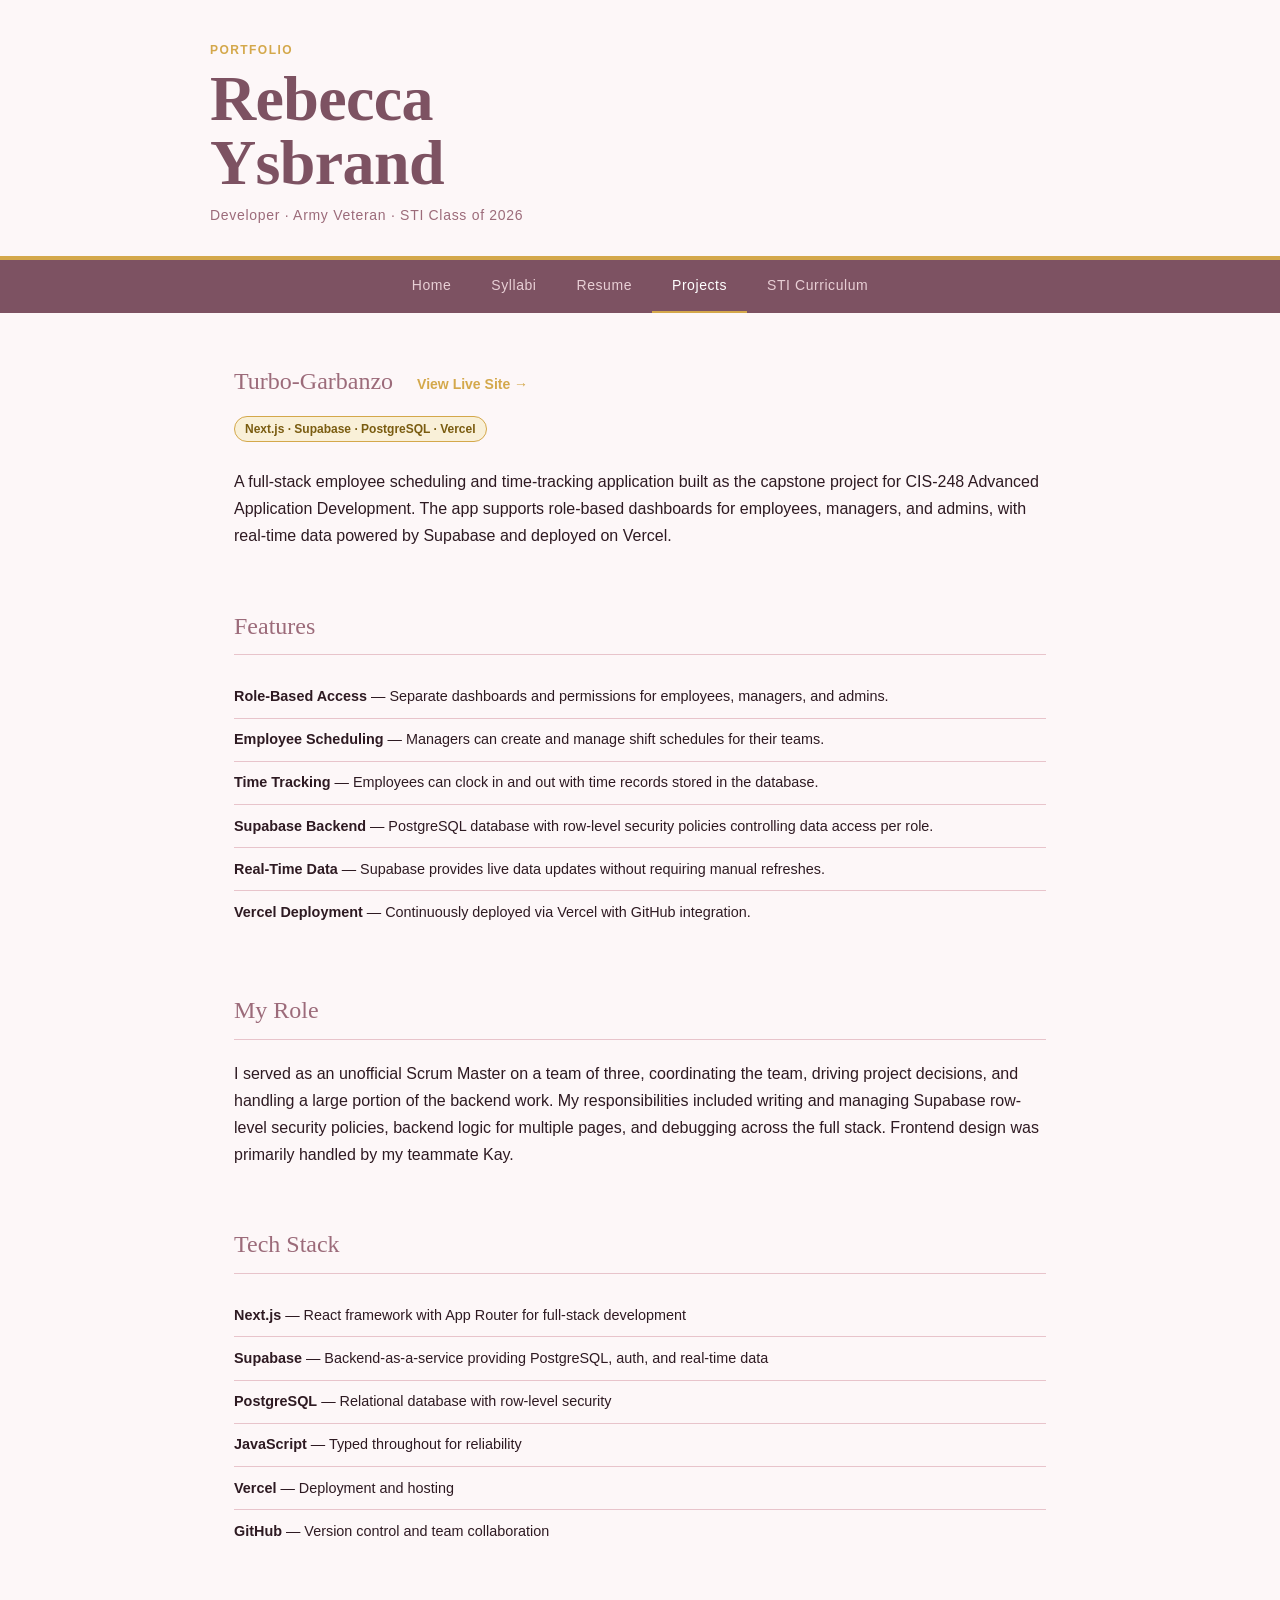
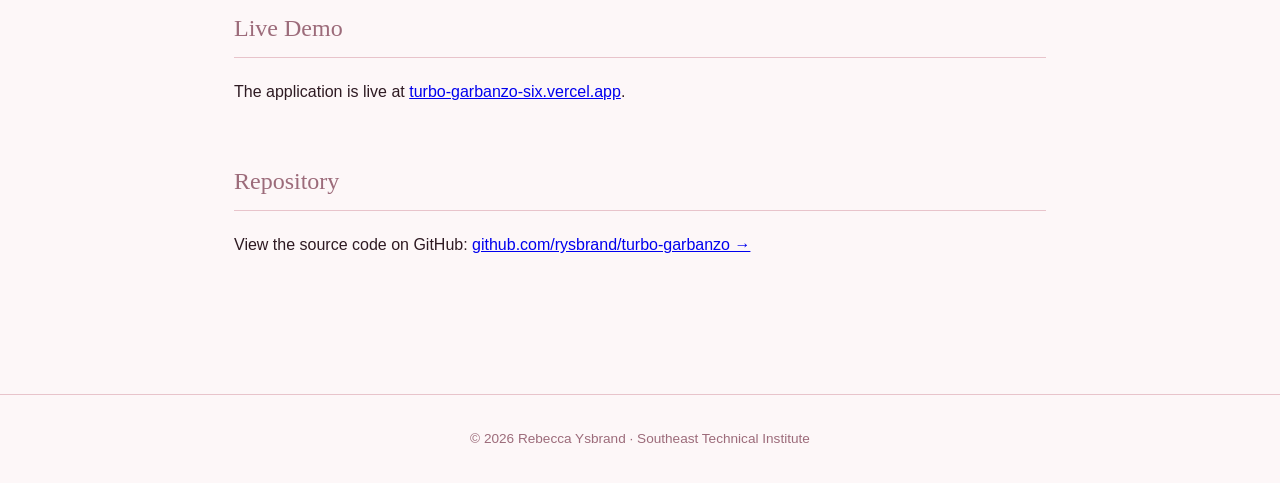
<file: projects/turbo-garbanzo/index.html>
<!DOCTYPE html>
<html lang="en">
<head>
  <meta charset="UTF-8" />
  <meta name="viewport" content="width=device-width, initial-scale=1.0" />
  <title>Turbo-Garbanzo | Rebecca Ysbrand</title>
  <link rel="stylesheet" href="../../styles.css" />
</head>
<body>

  <header>
    <div class="header-inner">
      <p class="eyebrow">Portfolio</p>
      <h1>Rebecca<br/>Ysbrand</h1>
      <p class="tagline">Developer · Army Veteran · STI Class of 2026</p>
    </div>
  </header>

  <nav>
    <ul>
      <li><a href="../../index.html">Home</a></li>
      <li><a href="../../CIS_Syllabi.html">Syllabi</a></li>
      <li><a href="../../resume/RYsbrand202604Resume.pdf" target="_blank">Resume</a></li>
      <li><a href="../index.html" class="active">Projects</a></li>
      <li><a href="https://catalog.southeasttech.edu/preview_program.php?catoid=35&poid=4367&hl=%22software%22&returnto=search" target="_blank">STI Curriculum</a></li>
    </ul>
  </nav>

  <main>

    <section class="reveal">
      <div class="project-header">
        <h2>Turbo-Garbanzo</h2>
        <a href="https://turbo-garbanzo-six.vercel.app/" target="_blank" class="github-link">View Live Site →</a>
      </div>
      <div class="card-badge">Next.js · Supabase · PostgreSQL · Vercel</div>
      <p class="project-intro">
        A full-stack employee scheduling and time-tracking application built as the capstone project
        for CIS-248 Advanced Application Development. The app supports role-based dashboards for
        employees, managers, and admins, with real-time data powered by Supabase and deployed on Vercel.
      </p>
    </section>

    <section class="reveal">
      <h2>Features</h2>
      <ul class="feature-list">
        <li><strong>Role-Based Access</strong> — Separate dashboards and permissions for employees, managers, and admins.</li>
        <li><strong>Employee Scheduling</strong> — Managers can create and manage shift schedules for their teams.</li>
        <li><strong>Time Tracking</strong> — Employees can clock in and out with time records stored in the database.</li>
        <li><strong>Supabase Backend</strong> — PostgreSQL database with row-level security policies controlling data access per role.</li>
        <li><strong>Real-Time Data</strong> — Supabase provides live data updates without requiring manual refreshes.</li>
        <li><strong>Vercel Deployment</strong> — Continuously deployed via Vercel with GitHub integration.</li>
      </ul>
    </section>

    <section class="reveal">
      <h2>My Role</h2>
      <p>I served as an unofficial Scrum Master on a team of three, coordinating the team, driving project decisions, and handling a large portion of the backend work. My responsibilities included writing and managing Supabase row-level security policies, backend logic for multiple pages, and debugging across the full stack. Frontend design was primarily handled by my teammate Kay.</p>
    </section>

    <section class="reveal">
      <h2>Tech Stack</h2>
      <ul class="feature-list">
        <li><strong>Next.js</strong> — React framework with App Router for full-stack development</li>
        <li><strong>Supabase</strong> — Backend-as-a-service providing PostgreSQL, auth, and real-time data</li>
        <li><strong>PostgreSQL</strong> — Relational database with row-level security</li>
        <li><strong>JavaScript</strong> — Typed throughout for reliability</li>
        <li><strong>Vercel</strong> — Deployment and hosting</li>
        <li><strong>GitHub</strong> — Version control and team collaboration</li>
      </ul>
    </section>

    <section class="reveal">
      <h2>Live Demo</h2>
      <p>The application is live at <a href="https://turbo-garbanzo-six.vercel.app/" target="_blank">turbo-garbanzo-six.vercel.app</a>.</p>
    </section>

    <section class="reveal">
      <h2>Repository</h2>
      <p>View the source code on GitHub: <a href="https://github.com/rysbrand/turbo-garbanzo" target="_blank">github.com/rysbrand/turbo-garbanzo →</a></p>
    </section>

  </main>

  <footer>
    <p>&copy; 2026 Rebecca Ysbrand · Southeast Technical Institute</p>
  </footer>

  <script>
    const observer = new IntersectionObserver((entries) => {
      entries.forEach(entry => {
        if (entry.isIntersecting) entry.target.classList.add('visible');
      });
    }, { threshold: 0.1 });
    document.querySelectorAll('.reveal').forEach(el => observer.observe(el));
  </script>

</body>
</html>
</file>
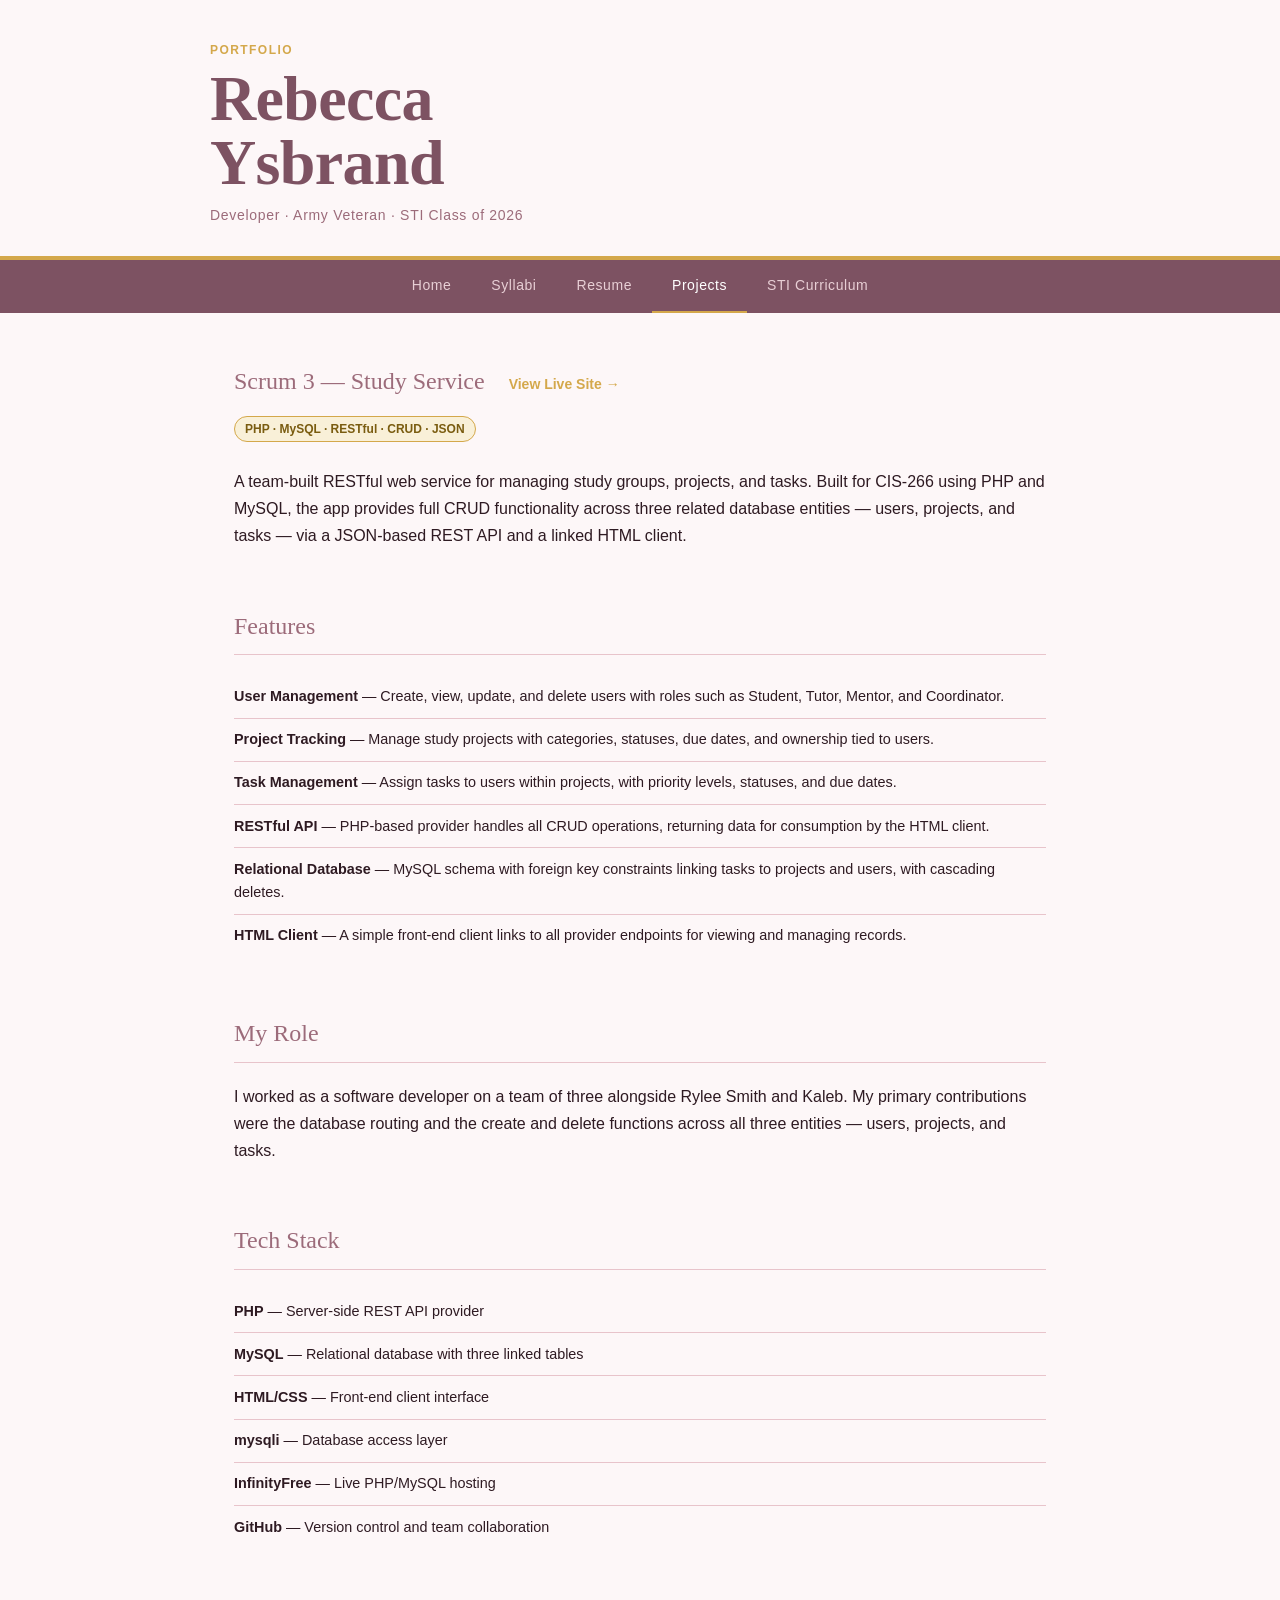
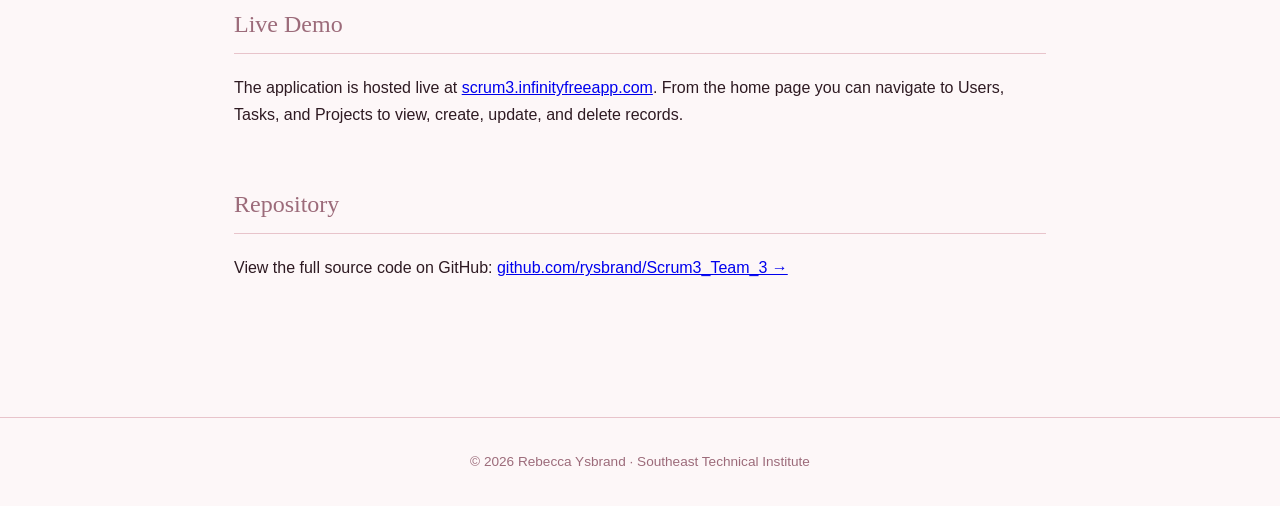
<file: projects/cis266/scrum3/index.html>
<!DOCTYPE html>
<html lang="en">
<head>
  <meta charset="UTF-8" />
  <meta name="viewport" content="width=device-width, initial-scale=1.0" />
  <title>Scrum 3 — Study Service | Rebecca Ysbrand</title>
  <link rel="stylesheet" href="../../../styles.css" />
</head>
<body>

  <header>
    <div class="header-inner">
      <p class="eyebrow">Portfolio</p>
      <h1>Rebecca<br/>Ysbrand</h1>
      <p class="tagline">Developer · Army Veteran · STI Class of 2026</p>
    </div>
  </header>

  <nav>
    <ul>
      <li><a href="../../../index.html">Home</a></li>
      <li><a href="../../../CIS_Syllabi.html">Syllabi</a></li>
      <li><a href="../../../resume/RYsbrand202604Resume.pdf" target="_blank">Resume</a></li>
      <li><a href="../../index.html" class="active">Projects</a></li>
      <li><a href="https://catalog.southeasttech.edu/preview_program.php?catoid=35&poid=4367&hl=%22software%22&returnto=search" target="_blank">STI Curriculum</a></li>
    </ul>
  </nav>

  <main>

    <section class="reveal">
      <div class="project-header">
        <h2>Scrum 3 — Study Service</h2>
        <a href="https://scrum3.infinityfreeapp.com/?i=1" target="_blank" class="github-link">View Live Site →</a>
      </div>
      <div class="card-badge">PHP · MySQL · RESTful · CRUD · JSON</div>
      <p class="project-intro">
        A team-built RESTful web service for managing study groups, projects, and tasks.
        Built for CIS-266 using PHP and MySQL, the app provides full CRUD functionality
        across three related database entities — users, projects, and tasks — via a
        JSON-based REST API and a linked HTML client.
      </p>
    </section>

    <section class="reveal">
      <h2>Features</h2>
      <ul class="feature-list">
        <li><strong>User Management</strong> — Create, view, update, and delete users with roles such as Student, Tutor, Mentor, and Coordinator.</li>
        <li><strong>Project Tracking</strong> — Manage study projects with categories, statuses, due dates, and ownership tied to users.</li>
        <li><strong>Task Management</strong> — Assign tasks to users within projects, with priority levels, statuses, and due dates.</li>
        <li><strong>RESTful API</strong> — PHP-based provider handles all CRUD operations, returning data for consumption by the HTML client.</li>
        <li><strong>Relational Database</strong> — MySQL schema with foreign key constraints linking tasks to projects and users, with cascading deletes.</li>
        <li><strong>HTML Client</strong> — A simple front-end client links to all provider endpoints for viewing and managing records.</li>
      </ul>
    </section>

    <section class="reveal">
      <h2>My Role</h2>
      <p>I worked as a software developer on a team of three alongside Rylee Smith and Kaleb. My primary contributions were the database routing and the create and delete functions across all three entities — users, projects, and tasks.</p>
    </section>

    <section class="reveal">
      <h2>Tech Stack</h2>
      <ul class="feature-list">
        <li><strong>PHP</strong> — Server-side REST API provider</li>
        <li><strong>MySQL</strong> — Relational database with three linked tables</li>
        <li><strong>HTML/CSS</strong> — Front-end client interface</li>
        <li><strong>mysqli</strong> — Database access layer</li>
        <li><strong>InfinityFree</strong> — Live PHP/MySQL hosting</li>
        <li><strong>GitHub</strong> — Version control and team collaboration</li>
      </ul>
    </section>

    <section class="reveal">
      <h2>Live Demo</h2>
      <p>The application is hosted live at <a href="https://scrum3.infinityfreeapp.com/?i=1" target="_blank">scrum3.infinityfreeapp.com</a>. From the home page you can navigate to Users, Tasks, and Projects to view, create, update, and delete records.</p>
    </section>

    <section class="reveal">
      <h2>Repository</h2>
      <p>View the full source code on GitHub: <a href="https://github.com/rysbrand/Scrum3_Team_3" target="_blank">github.com/rysbrand/Scrum3_Team_3 →</a></p>
    </section>

  </main>

  <footer>
    <p>&copy; 2026 Rebecca Ysbrand · Southeast Technical Institute</p>
  </footer>

  <script>
    const observer = new IntersectionObserver((entries) => {
      entries.forEach(entry => {
        if (entry.isIntersecting) entry.target.classList.add('visible');
      });
    }, { threshold: 0.1 });
    document.querySelectorAll('.reveal').forEach(el => observer.observe(el));
  </script>

</body>
</html>
</file>
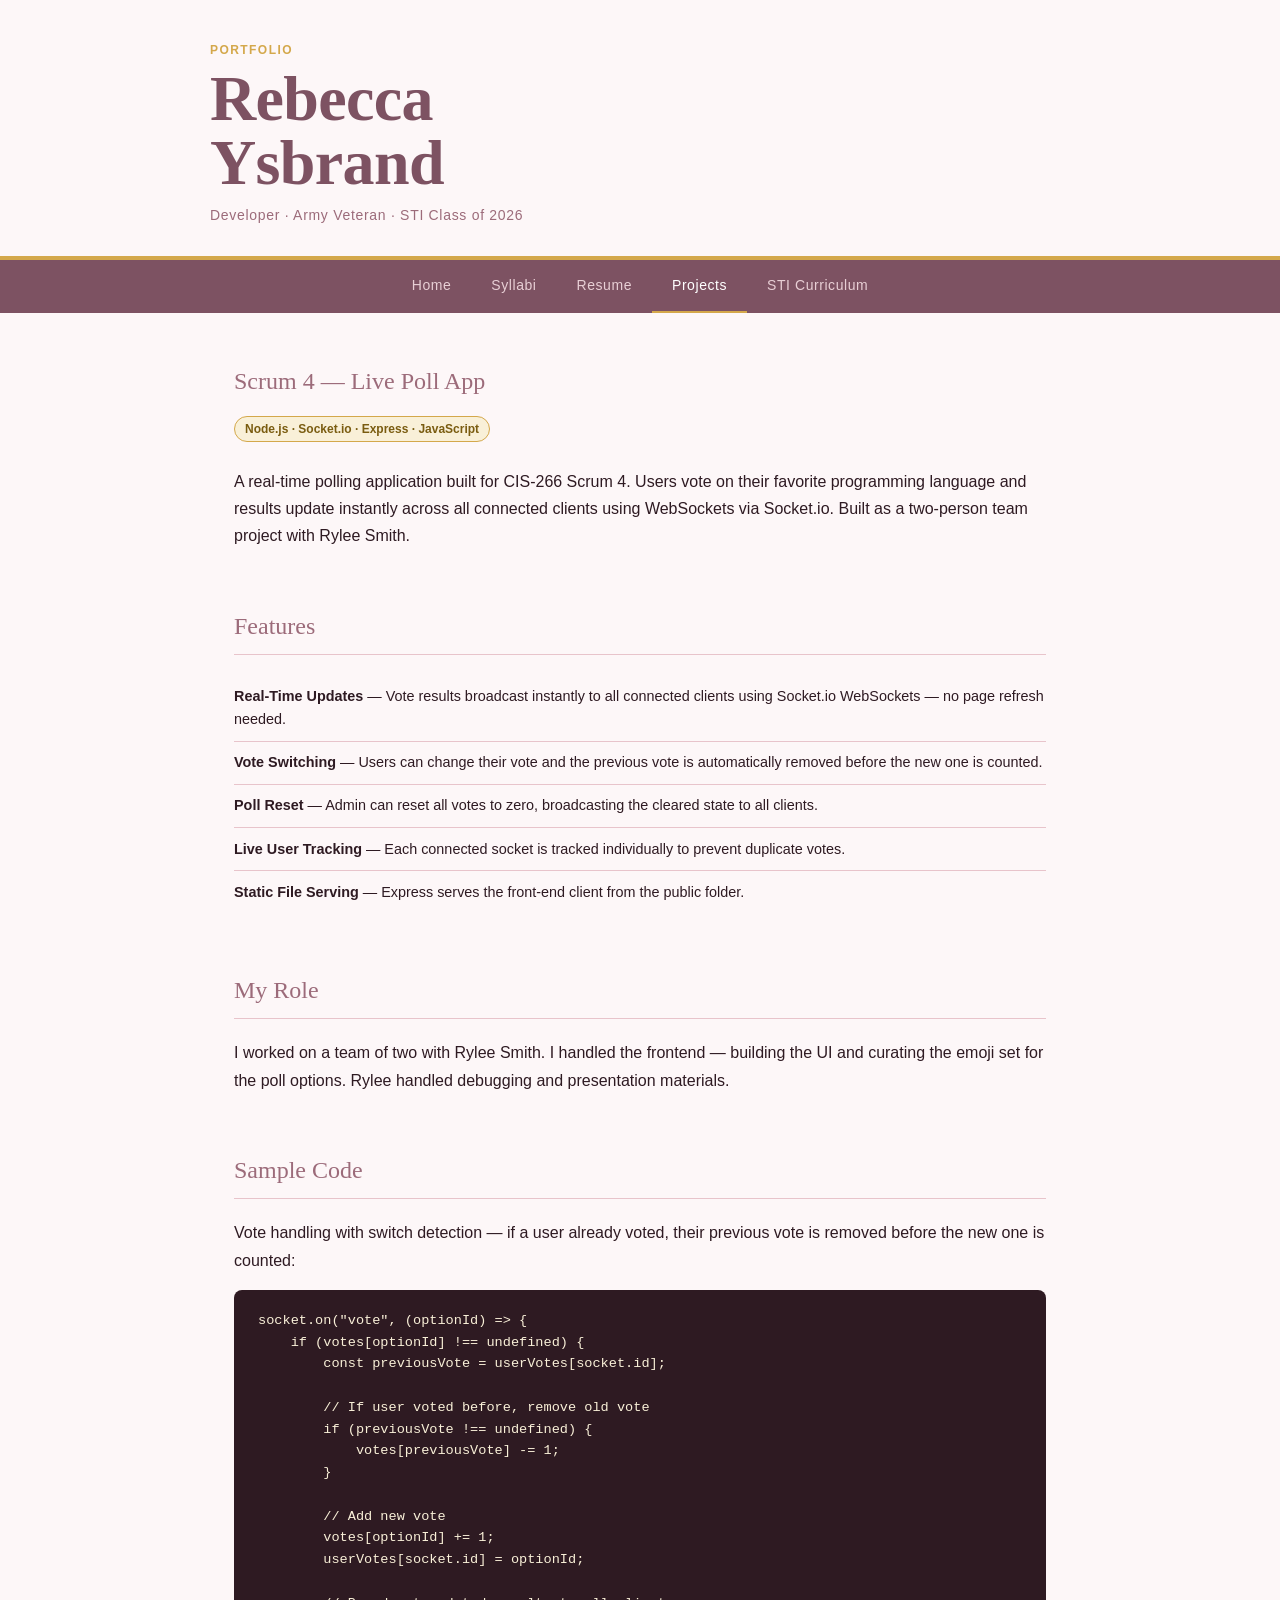
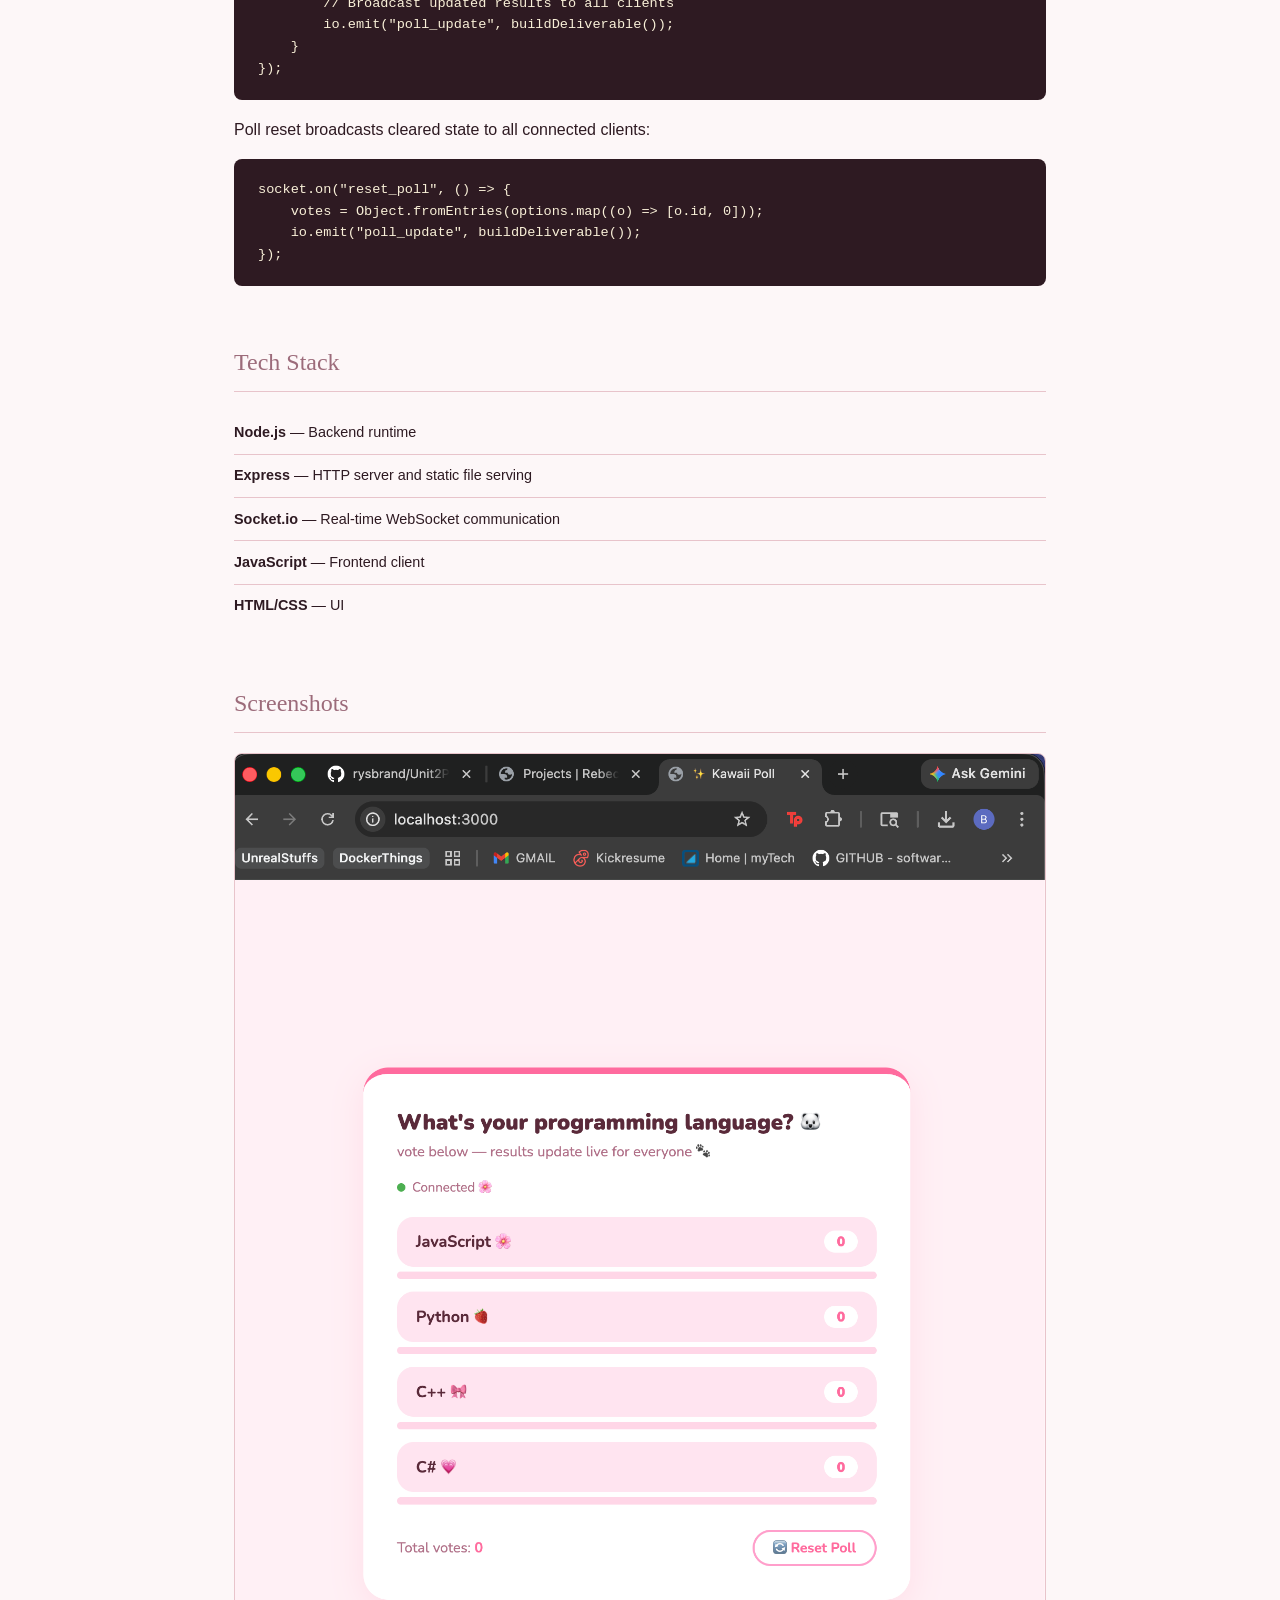
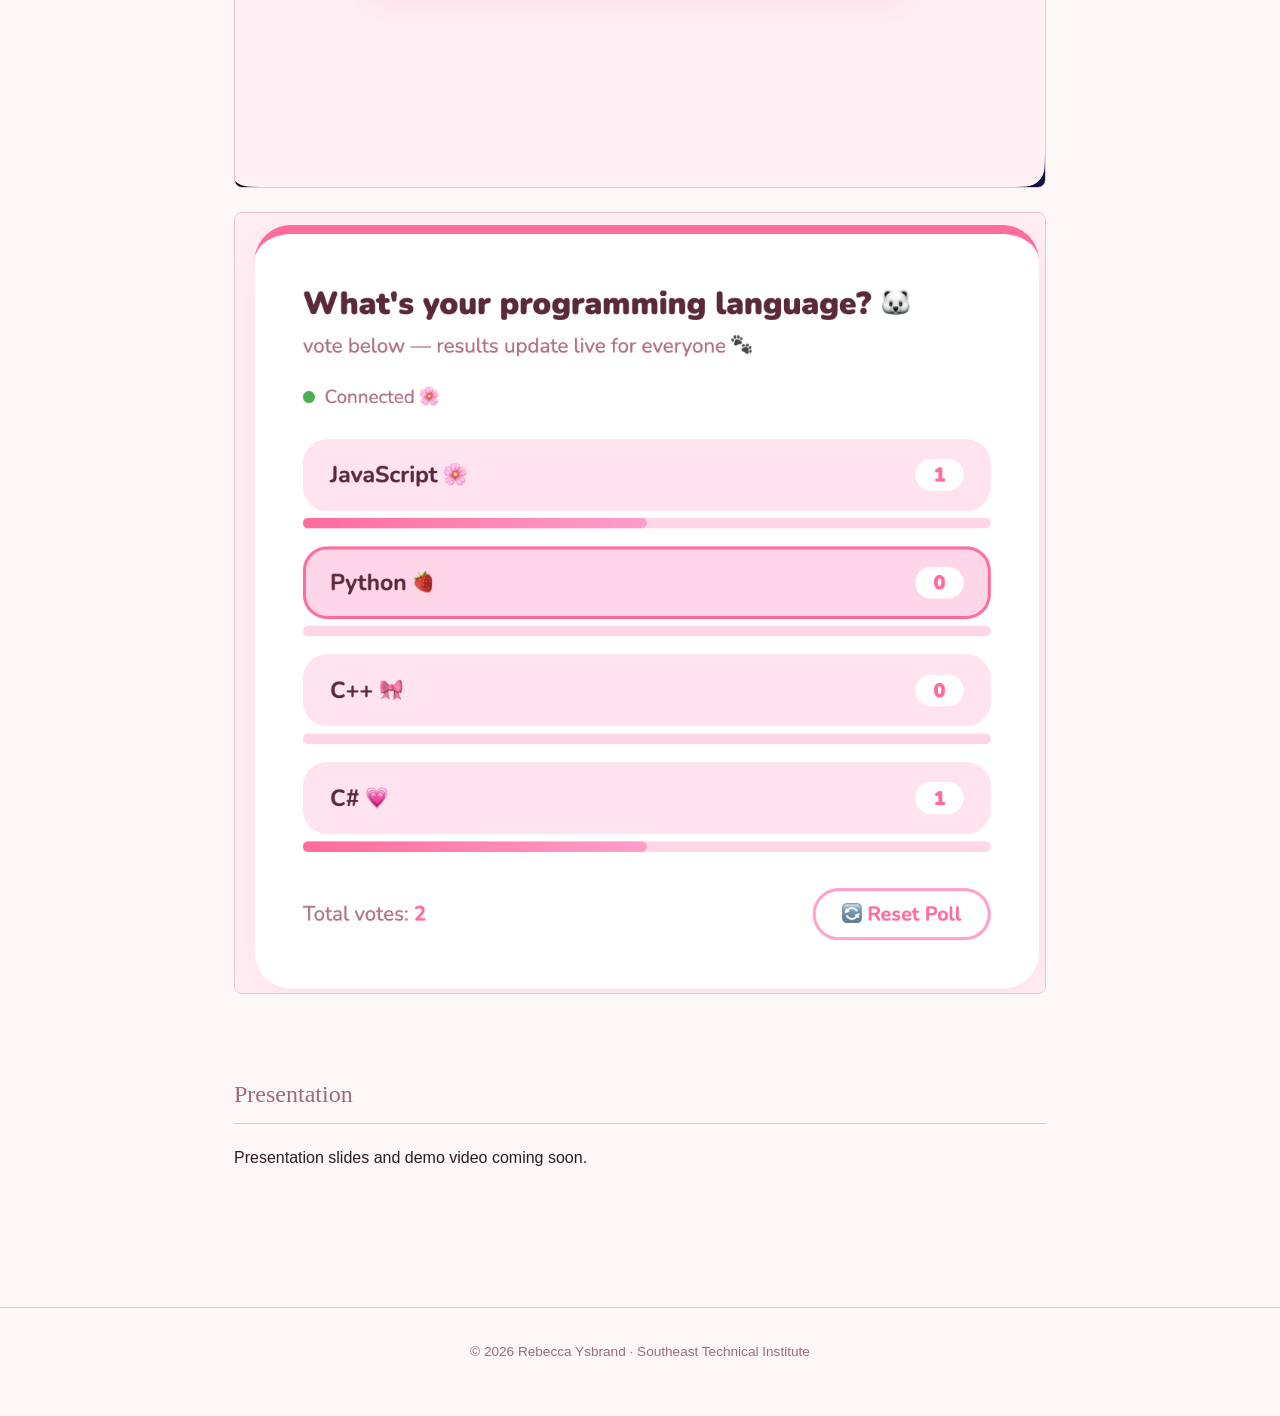
<file: projects/cis266/scrum4/index.html>
<!DOCTYPE html>
<html lang="en">
<head>
  <meta charset="UTF-8" />
  <meta name="viewport" content="width=device-width, initial-scale=1.0" />
  <title>Scrum 4 — Live Poll App | Rebecca Ysbrand</title>
  <link rel="stylesheet" href="../../../styles.css" />
</head>
<body>

  <header>
    <div class="header-inner">
      <p class="eyebrow">Portfolio</p>
      <h1>Rebecca<br/>Ysbrand</h1>
      <p class="tagline">Developer · Army Veteran · STI Class of 2026</p>
    </div>
  </header>

  <nav>
    <ul>
      <li><a href="../../../index.html">Home</a></li>
      <li><a href="../../../CIS_Syllabi.html">Syllabi</a></li>
      <li><a href="../../../resume/RYsbrand202604Resume.pdf" target="_blank">Resume</a></li>
      <li><a href="../../index.html" class="active">Projects</a></li>
      <li><a href="https://catalog.southeasttech.edu/preview_program.php?catoid=35&poid=4367&hl=%22software%22&returnto=search" target="_blank">STI Curriculum</a></li>
    </ul>
  </nav>

  <main>

    <section class="reveal">
      <div class="project-header">
        <h2>Scrum 4 — Live Poll App</h2>
      </div>
      <div class="card-badge">Node.js · Socket.io · Express · JavaScript</div>
      <p class="project-intro">
        A real-time polling application built for CIS-266 Scrum 4. Users vote on their favorite
        programming language and results update instantly across all connected clients using
        WebSockets via Socket.io. Built as a two-person team project with Rylee Smith.
      </p>
    </section>

    <section class="reveal">
      <h2>Features</h2>
      <ul class="feature-list">
        <li><strong>Real-Time Updates</strong> — Vote results broadcast instantly to all connected clients using Socket.io WebSockets — no page refresh needed.</li>
        <li><strong>Vote Switching</strong> — Users can change their vote and the previous vote is automatically removed before the new one is counted.</li>
        <li><strong>Poll Reset</strong> — Admin can reset all votes to zero, broadcasting the cleared state to all clients.</li>
        <li><strong>Live User Tracking</strong> — Each connected socket is tracked individually to prevent duplicate votes.</li>
        <li><strong>Static File Serving</strong> — Express serves the front-end client from the public folder.</li>
      </ul>
    </section>

    <section class="reveal">
      <h2>My Role</h2>
      <p>I worked on a team of two with Rylee Smith. I handled the frontend — building the UI and curating the emoji set for the poll options. Rylee handled debugging and presentation materials.</p>
    </section>

    <section class="reveal">
      <h2>Sample Code</h2>
      <p>Vote handling with switch detection — if a user already voted, their previous vote is removed before the new one is counted:</p>
      <pre><code>socket.on("vote", (optionId) => {
    if (votes[optionId] !== undefined) {
        const previousVote = userVotes[socket.id];

        // If user voted before, remove old vote
        if (previousVote !== undefined) {
            votes[previousVote] -= 1;
        }

        // Add new vote
        votes[optionId] += 1;
        userVotes[socket.id] = optionId;

        // Broadcast updated results to all clients
        io.emit("poll_update", buildDeliverable());
    }
});</code></pre>

      <p>Poll reset broadcasts cleared state to all connected clients:</p>
      <pre><code>socket.on("reset_poll", () => {
    votes = Object.fromEntries(options.map((o) => [o.id, 0]));
    io.emit("poll_update", buildDeliverable());
});</code></pre>
    </section>

    <section class="reveal">
      <h2>Tech Stack</h2>
      <ul class="feature-list">
        <li><strong>Node.js</strong> — Backend runtime</li>
        <li><strong>Express</strong> — HTTP server and static file serving</li>
        <li><strong>Socket.io</strong> — Real-time WebSocket communication</li>
        <li><strong>JavaScript</strong> — Frontend client</li>
        <li><strong>HTML/CSS</strong> — UI</li>
      </ul>
    </section>

    <section class="reveal screenshots">
      <h2>Screenshots</h2>
      <img src="screenshots/homepage-poll.png" alt="Poll app homepage with zero votes" />
      <img src="screenshots/two-votes.png" alt="Poll app with two votes cast across JavaScript and C#" />
    </section>

    <section class="reveal">
      <h2>Presentation</h2>
      <p>Presentation slides and demo video coming soon.</p>
    </section>

  </main>

  <footer>
    <p>&copy; 2026 Rebecca Ysbrand · Southeast Technical Institute</p>
  </footer>

  <script>
    const observer = new IntersectionObserver((entries) => {
      entries.forEach(entry => {
        if (entry.isIntersecting) entry.target.classList.add('visible');
      });
    }, { threshold: 0.1 });
    document.querySelectorAll('.reveal').forEach(el => observer.observe(el));
  </script>

</body>
</html>
</file>
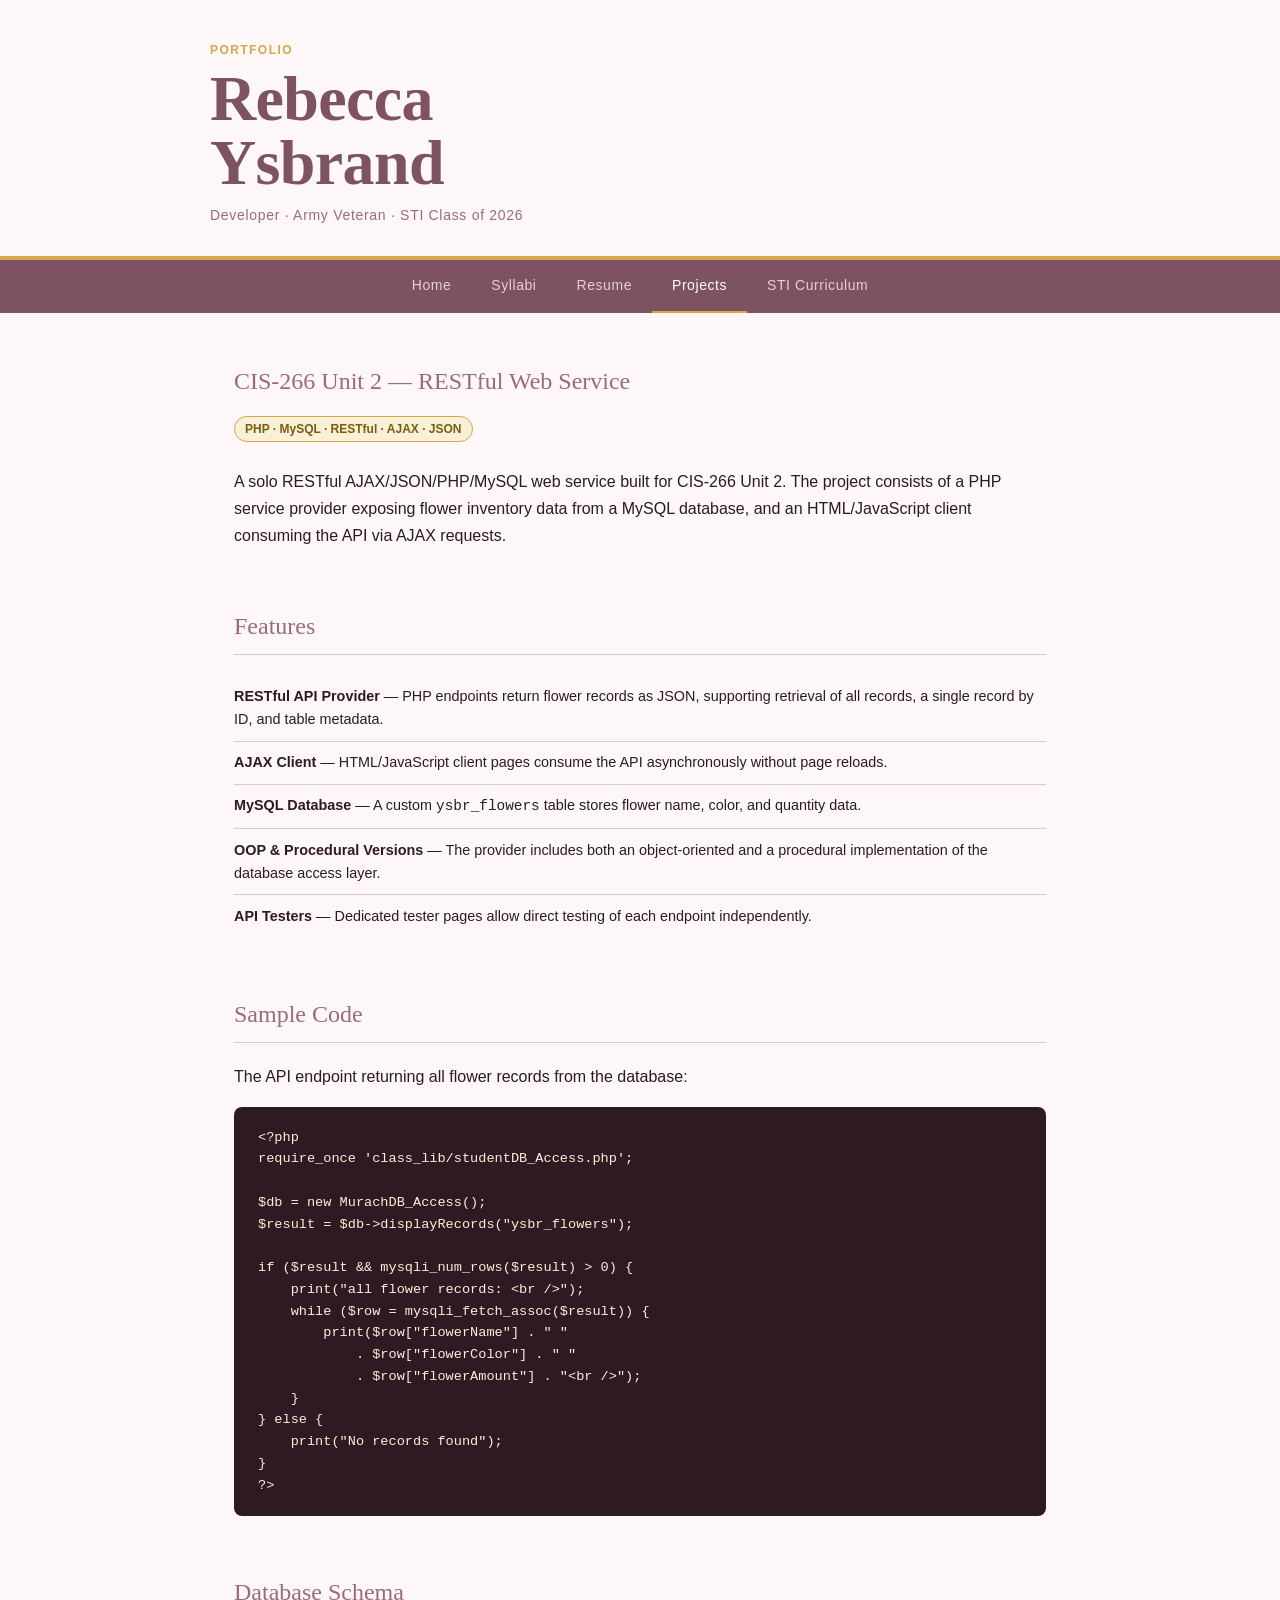
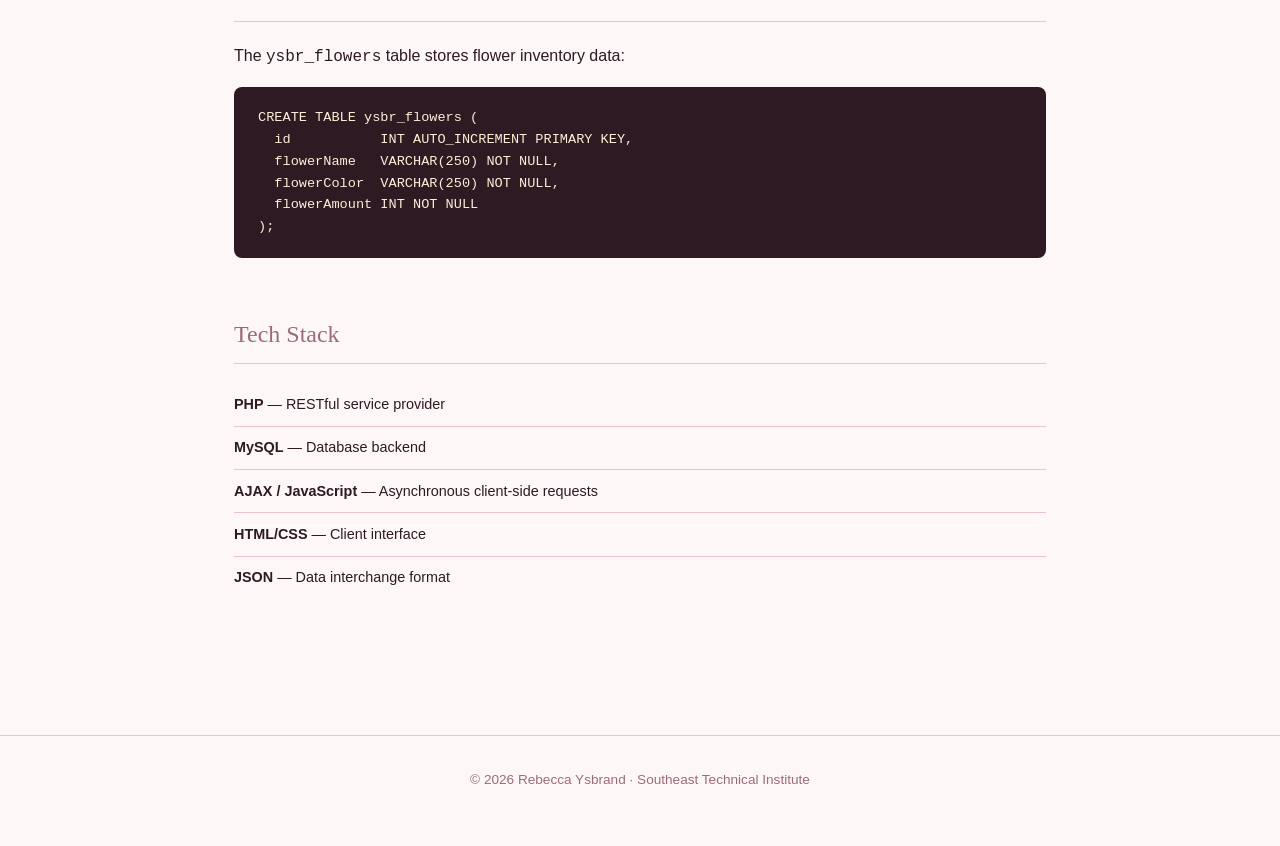
<file: projects/cis266/unit2/index.html>
<!DOCTYPE html>
<html lang="en">
<head>
  <meta charset="UTF-8" />
  <meta name="viewport" content="width=device-width, initial-scale=1.0" />
  <title>CIS266 Unit 2 — RESTful Web Service | Rebecca Ysbrand</title>
  <link rel="stylesheet" href="../../../styles.css" />
</head>
<body>

  <header>
    <div class="header-inner">
      <p class="eyebrow">Portfolio</p>
      <h1>Rebecca<br/>Ysbrand</h1>
      <p class="tagline">Developer · Army Veteran · STI Class of 2026</p>
    </div>
  </header>

  <nav>
    <ul>
      <li><a href="../../../index.html">Home</a></li>
      <li><a href="../../../CIS_Syllabi.html">Syllabi</a></li>
      <li><a href="../../../resume/RYsbrand202604Resume.pdf" target="_blank">Resume</a></li>
      <li><a href="../../index.html" class="active">Projects</a></li>
      <li><a href="https://catalog.southeasttech.edu/preview_program.php?catoid=35&poid=4367&hl=%22software%22&returnto=search" target="_blank">STI Curriculum</a></li>
    </ul>
  </nav>

  <main>

    <section class="reveal">
      <div class="project-header">
        <h2>CIS-266 Unit 2 — RESTful Web Service</h2>
      </div>
      <div class="card-badge">PHP · MySQL · RESTful · AJAX · JSON</div>
      <p class="project-intro">
        A solo RESTful AJAX/JSON/PHP/MySQL web service built for CIS-266 Unit 2. The project
        consists of a PHP service provider exposing flower inventory data from a MySQL database,
        and an HTML/JavaScript client consuming the API via AJAX requests.
      </p>
    </section>

    <section class="reveal">
      <h2>Features</h2>
      <ul class="feature-list">
        <li><strong>RESTful API Provider</strong> — PHP endpoints return flower records as JSON, supporting retrieval of all records, a single record by ID, and table metadata.</li>
        <li><strong>AJAX Client</strong> — HTML/JavaScript client pages consume the API asynchronously without page reloads.</li>
        <li><strong>MySQL Database</strong> — A custom <code>ysbr_flowers</code> table stores flower name, color, and quantity data.</li>
        <li><strong>OOP & Procedural Versions</strong> — The provider includes both an object-oriented and a procedural implementation of the database access layer.</li>
        <li><strong>API Testers</strong> — Dedicated tester pages allow direct testing of each endpoint independently.</li>
      </ul>
    </section>

    <section class="reveal">
      <h2>Sample Code</h2>
      <p>The API endpoint returning all flower records from the database:</p>
      <pre><code>&lt;?php
require_once 'class_lib/studentDB_Access.php';

$db = new MurachDB_Access();
$result = $db->displayRecords("ysbr_flowers");

if ($result && mysqli_num_rows($result) > 0) {
    print("all flower records: &lt;br /&gt;");
    while ($row = mysqli_fetch_assoc($result)) {
        print($row["flowerName"] . " " 
            . $row["flowerColor"] . " " 
            . $row["flowerAmount"] . "&lt;br /&gt;");
    }
} else {
    print("No records found");
}
?&gt;</code></pre>
    </section>

    <section class="reveal">
      <h2>Database Schema</h2>
      <p>The <code>ysbr_flowers</code> table stores flower inventory data:</p>
      <pre><code>CREATE TABLE ysbr_flowers (
  id           INT AUTO_INCREMENT PRIMARY KEY,
  flowerName   VARCHAR(250) NOT NULL,
  flowerColor  VARCHAR(250) NOT NULL,
  flowerAmount INT NOT NULL
);</code></pre>
    </section>

    <section class="reveal">
      <h2>Tech Stack</h2>
      <ul class="feature-list">
        <li><strong>PHP</strong> — RESTful service provider</li>
        <li><strong>MySQL</strong> — Database backend</li>
        <li><strong>AJAX / JavaScript</strong> — Asynchronous client-side requests</li>
        <li><strong>HTML/CSS</strong> — Client interface</li>
        <li><strong>JSON</strong> — Data interchange format</li>
      </ul>
    </section>

  </main>

  <footer>
    <p>&copy; 2026 Rebecca Ysbrand · Southeast Technical Institute</p>
  </footer>

  <script>
    const observer = new IntersectionObserver((entries) => {
      entries.forEach(entry => {
        if (entry.isIntersecting) entry.target.classList.add('visible');
      });
    }, { threshold: 0.1 });
    document.querySelectorAll('.reveal').forEach(el => observer.observe(el));
  </script>

</body>
</html>
</file>
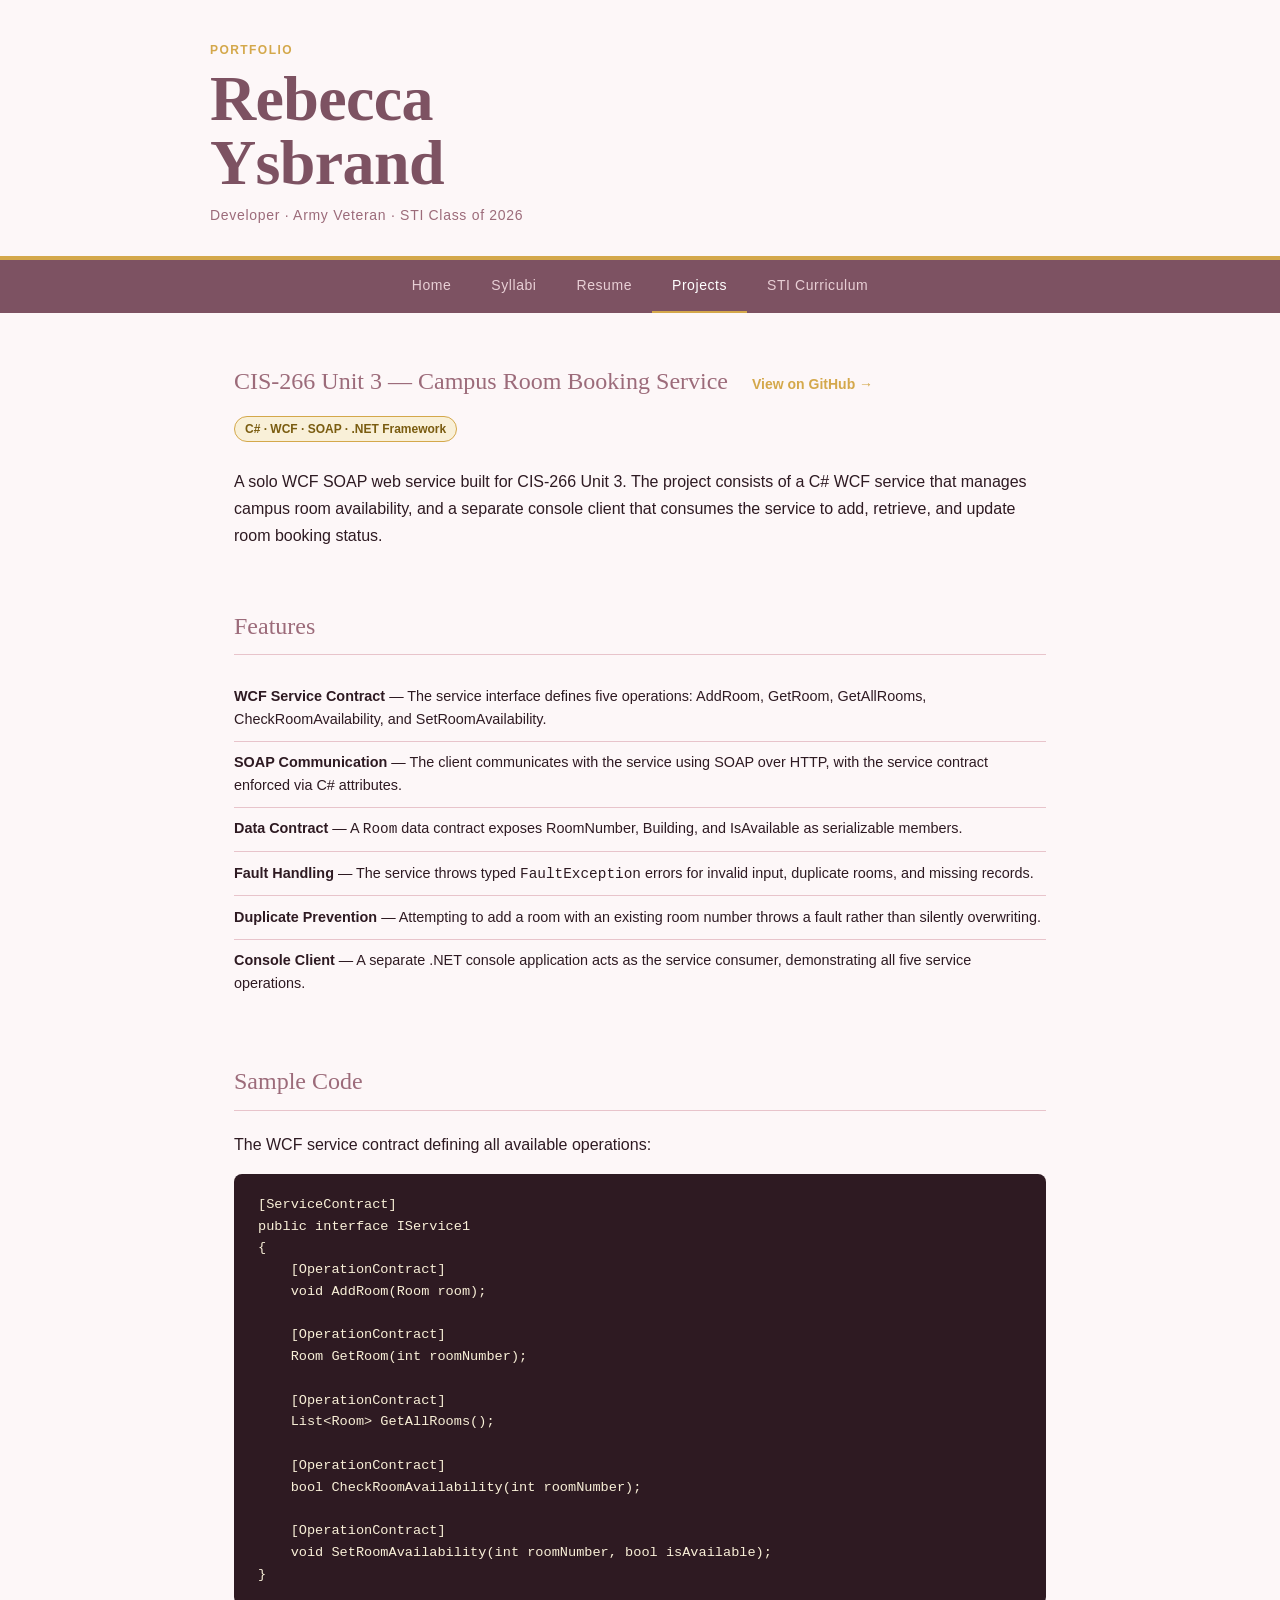
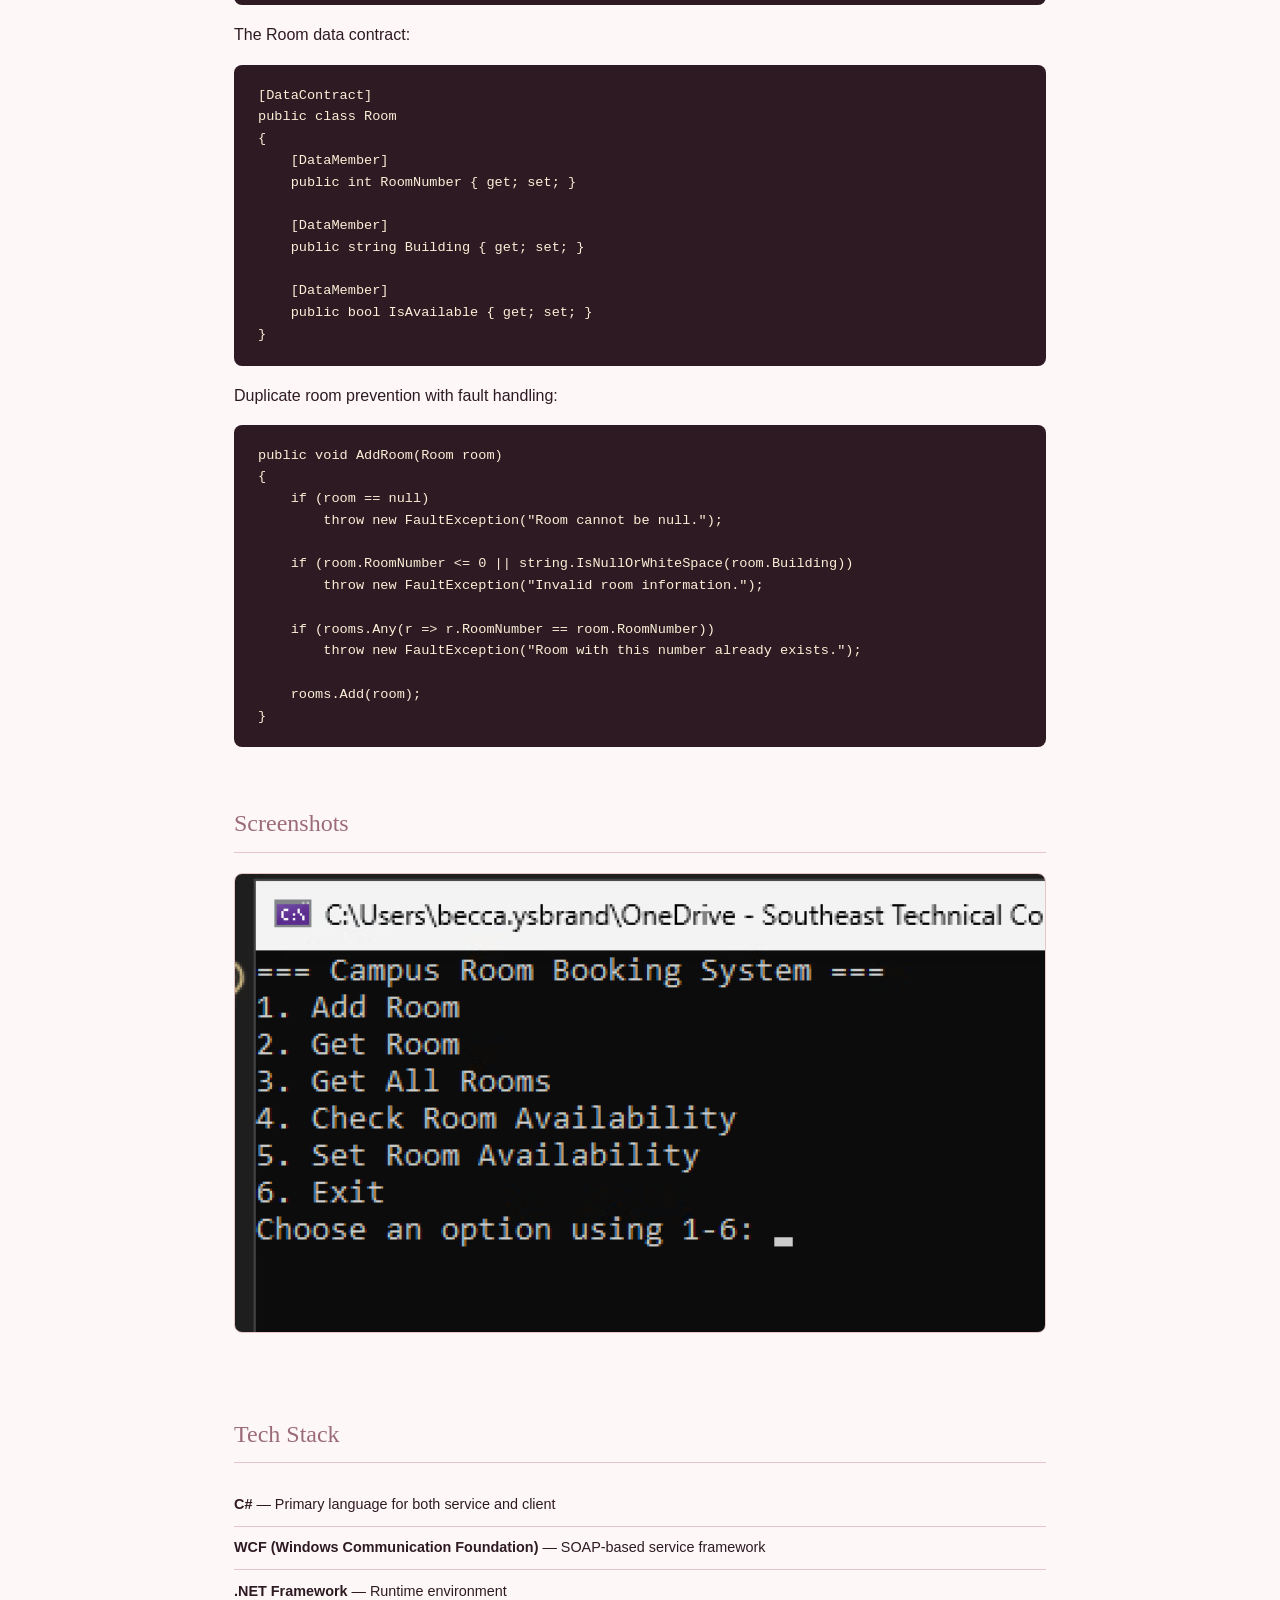
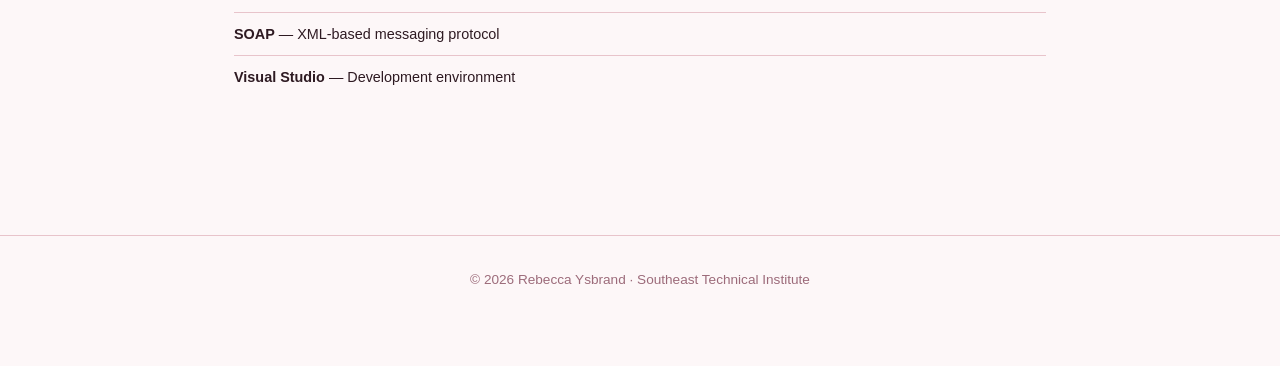
<file: projects/cis266/unit3/index.html>
<!DOCTYPE html>
<html lang="en">
<head>
  <meta charset="UTF-8" />
  <meta name="viewport" content="width=device-width, initial-scale=1.0" />
  <title>CIS266 Unit 3 — WCF Campus Room Booking | Rebecca Ysbrand</title>
  <link rel="stylesheet" href="../../../styles.css" />
</head>
<body>

  <header>
    <div class="header-inner">
      <p class="eyebrow">Portfolio</p>
      <h1>Rebecca<br/>Ysbrand</h1>
      <p class="tagline">Developer · Army Veteran · STI Class of 2026</p>
    </div>
  </header>

  <nav>
    <ul>
      <li><a href="../../../index.html">Home</a></li>
      <li><a href="../../../CIS_Syllabi.html">Syllabi</a></li>
      <li><a href="../../../resume/RYsbrand202604Resume.pdf" target="_blank">Resume</a></li>
      <li><a href="../../index.html" class="active">Projects</a></li>
      <li><a href="https://catalog.southeasttech.edu/preview_program.php?catoid=35&poid=4367&hl=%22software%22&returnto=search" target="_blank">STI Curriculum</a></li>
    </ul>
  </nav>

  <main>

    <section class="reveal">
      <div class="project-header">
        <h2>CIS-266 Unit 3 — Campus Room Booking Service</h2>
        <a href="https://github.com/rysbrand/CampusRoomapp" target="_blank" class="github-link">View on GitHub →</a>
      </div>
      <div class="card-badge">C# · WCF · SOAP · .NET Framework</div>
      <p class="project-intro">
        A solo WCF SOAP web service built for CIS-266 Unit 3. The project consists of a C# WCF
        service that manages campus room availability, and a separate console client that consumes
        the service to add, retrieve, and update room booking status.
      </p>
    </section>

    <section class="reveal">
      <h2>Features</h2>
      <ul class="feature-list">
        <li><strong>WCF Service Contract</strong> — The service interface defines five operations: AddRoom, GetRoom, GetAllRooms, CheckRoomAvailability, and SetRoomAvailability.</li>
        <li><strong>SOAP Communication</strong> — The client communicates with the service using SOAP over HTTP, with the service contract enforced via C# attributes.</li>
        <li><strong>Data Contract</strong> — A <code>Room</code> data contract exposes RoomNumber, Building, and IsAvailable as serializable members.</li>
        <li><strong>Fault Handling</strong> — The service throws typed <code>FaultException</code> errors for invalid input, duplicate rooms, and missing records.</li>
        <li><strong>Duplicate Prevention</strong> — Attempting to add a room with an existing room number throws a fault rather than silently overwriting.</li>
        <li><strong>Console Client</strong> — A separate .NET console application acts as the service consumer, demonstrating all five service operations.</li>
      </ul>
    </section>

    <section class="reveal">
      <h2>Sample Code</h2>
      <p>The WCF service contract defining all available operations:</p>
      <pre><code>[ServiceContract]
public interface IService1
{
    [OperationContract]
    void AddRoom(Room room);

    [OperationContract]
    Room GetRoom(int roomNumber);

    [OperationContract]
    List&lt;Room&gt; GetAllRooms();

    [OperationContract]
    bool CheckRoomAvailability(int roomNumber);

    [OperationContract]
    void SetRoomAvailability(int roomNumber, bool isAvailable);
}</code></pre>

      <p>The Room data contract:</p>
      <pre><code>[DataContract]
public class Room
{
    [DataMember]
    public int RoomNumber { get; set; }

    [DataMember]
    public string Building { get; set; }

    [DataMember]
    public bool IsAvailable { get; set; }
}</code></pre>

      <p>Duplicate room prevention with fault handling:</p>
      <pre><code>public void AddRoom(Room room)
{
    if (room == null)
        throw new FaultException("Room cannot be null.");

    if (room.RoomNumber &lt;= 0 || string.IsNullOrWhiteSpace(room.Building))
        throw new FaultException("Invalid room information.");

    if (rooms.Any(r =&gt; r.RoomNumber == room.RoomNumber))
        throw new FaultException("Room with this number already exists.");

    rooms.Add(room);
}</code></pre>
    </section>

    <section class="reveal screenshots">
      <h2>Screenshots</h2>
      <img src="screenshots/console-main-menu.png" alt="Campus Room Booking System console menu" />
    </section>

    <section class="reveal">
      <h2>Tech Stack</h2>
      <ul class="feature-list">
        <li><strong>C#</strong> — Primary language for both service and client</li>
        <li><strong>WCF (Windows Communication Foundation)</strong> — SOAP-based service framework</li>
        <li><strong>.NET Framework</strong> — Runtime environment</li>
        <li><strong>SOAP</strong> — XML-based messaging protocol</li>
        <li><strong>Visual Studio</strong> — Development environment</li>
      </ul>
    </section>

  </main>

  <footer>
    <p>&copy; 2026 Rebecca Ysbrand · Southeast Technical Institute</p>
  </footer>

  <script>
    const observer = new IntersectionObserver((entries) => {
      entries.forEach(entry => {
        if (entry.isIntersecting) entry.target.classList.add('visible');
      });
    }, { threshold: 0.1 });
    document.querySelectorAll('.reveal').forEach(el => observer.observe(el));
  </script>

</body>
</html>
</file>
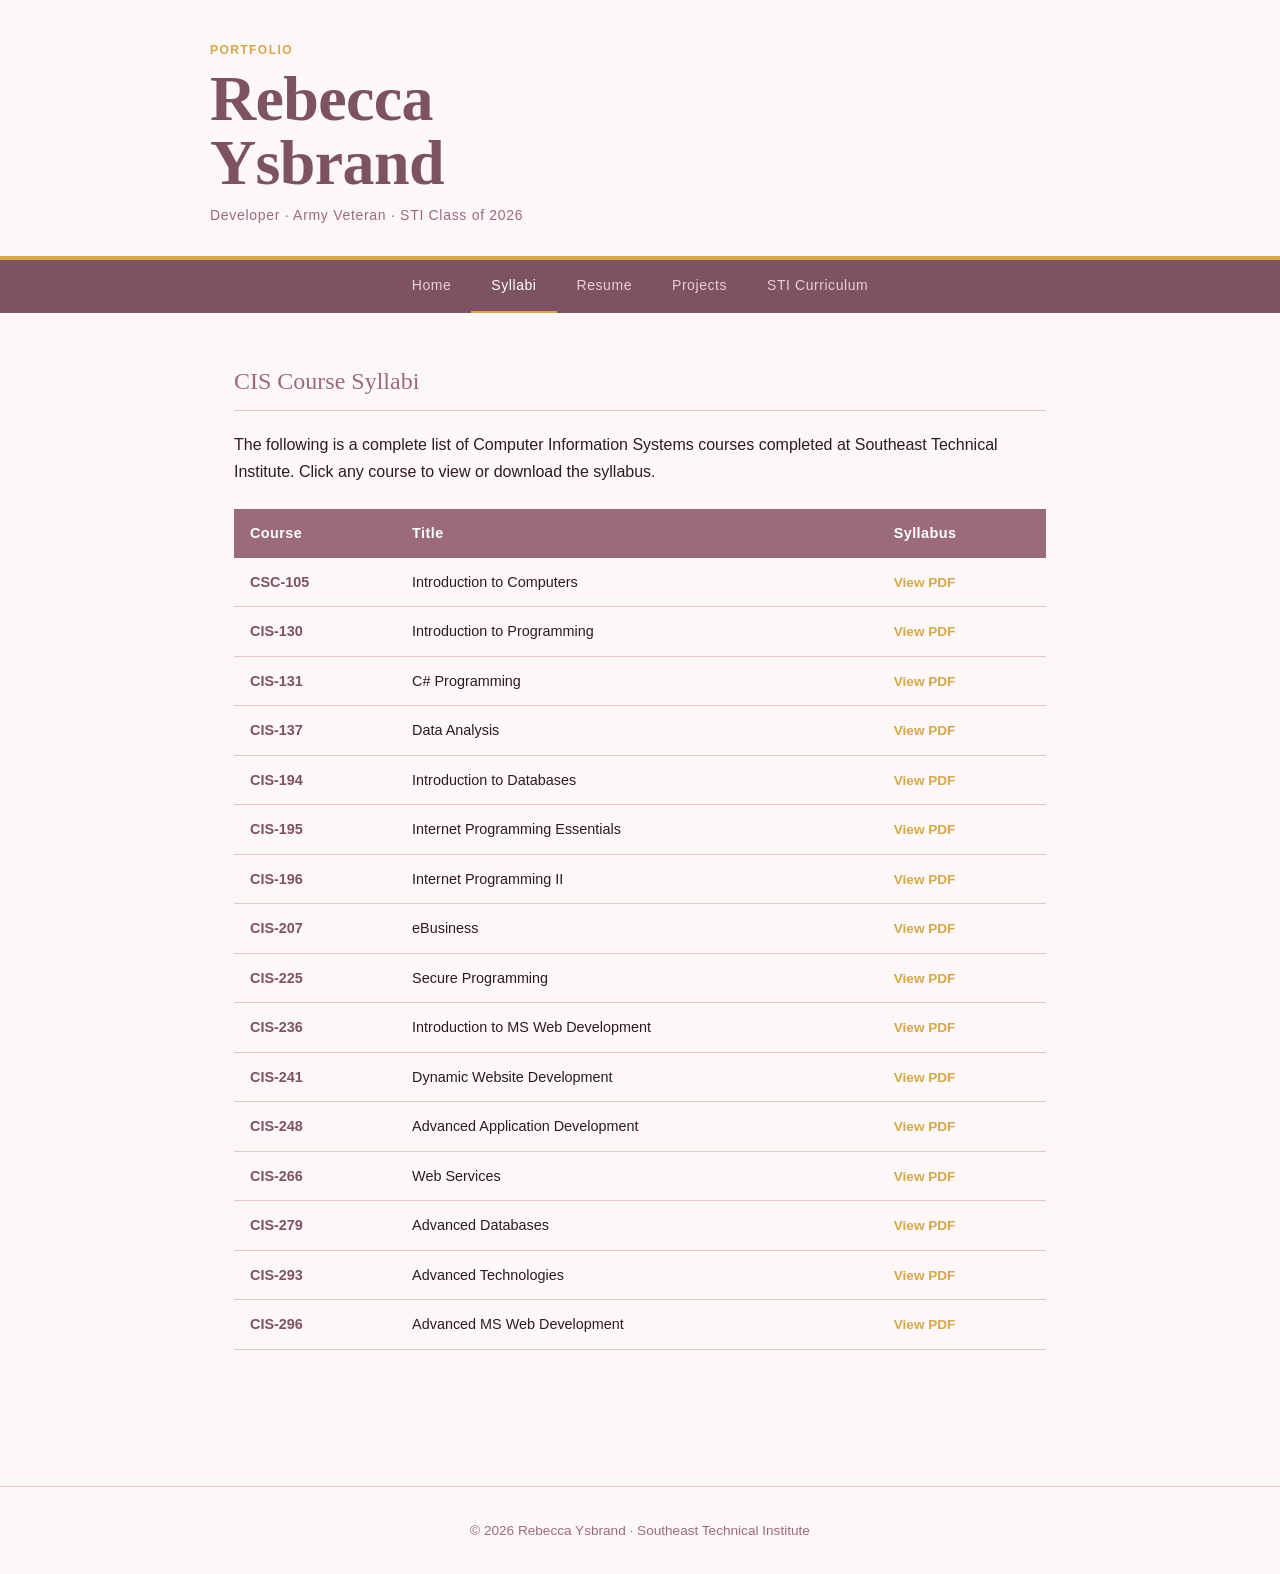
<file: CIS_Syllabi.html>
<!DOCTYPE html>
<html lang="en">
<head>
  <meta charset="UTF-8" />
  <meta name="viewport" content="width=device-width, initial-scale=1.0" />
  <title>CIS Syllabi | Rebecca Ysbrand</title>
  <link rel="stylesheet" href="styles.css" />
</head>
<body>

  <header>
    <div class="header-inner">
      <p class="eyebrow">Portfolio</p>
      <h1>Rebecca<br/>Ysbrand</h1>
      <p class="tagline">Developer · Army Veteran · STI Class of 2026</p>
    </div>
  </header>

  <nav>
    <ul>
      <li><a href="index.html">Home</a></li>
      <li><a href="CIS_Syllabi.html" class="active">Syllabi</a></li>
      <li><a href="resume/RYsbrandResume.pdf" target="_blank">Resume</a></li>
      <li><a href="projects/index.html">Projects</a></li>
      <li><a href="https://catalog.southeasttech.edu/preview_program.php?catoid=35&poid=4367&hl=%22software%22&returnto=search" target="_blank">STI Curriculum</a></li>
    </ul>
  </nav>

  <main>
    <section class="reveal">
      <h2>CIS Course Syllabi</h2>
      <p>The following is a complete list of Computer Information Systems courses completed at Southeast Technical Institute. Click any course to view or download the syllabus.</p>

      <table class="syllabi-table">
        <thead>
          <tr>
            <th>Course</th>
            <th>Title</th>
            <th>Syllabus</th>
          </tr>
        </thead>
        <tbody>
          <tr>
            <td>CSC-105</td>
            <td>Introduction to Computers</td>
            <td><a href="syllabi/Introduction_to_Computers_CSC_105_39_O.pdf" target="_blank">View PDF</a></td>
          </tr>
          <tr>
            <td>CIS-130</td>
            <td>Introduction to Programming</td>
            <td><a href="syllabi/CIS130.pdf" target="_blank">View PDF</a></td>
          </tr>
          <tr>
            <td>CIS-131</td>
            <td>C# Programming</td>
            <td><a href="syllabi/CIS_131.pdf" target="_blank">View PDF</a></td>
          </tr>
          <tr>
            <td>CIS-137</td>
            <td>Data Analysis</td>
            <td><a href="syllabi/CIS_137.pdf" target="_blank">View PDF</a></td>
          </tr>
          <tr>
            <td>CIS-194</td>
            <td>Introduction to Databases</td>
            <td><a href="syllabi/CIS_194.pdf" target="_blank">View PDF</a></td>
          </tr>
          <tr>
            <td>CIS-195</td>
            <td>Internet Programming Essentials</td>
            <td><a href="syllabi/CIS195.pdf" target="_blank">View PDF</a></td>
          </tr>
          <tr>
            <td>CIS-196</td>
            <td>Internet Programming II</td>
            <td><a href="syllabi/CIS_196.pdf" target="_blank">View PDF</a></td>
          </tr>
          <tr>
            <td>CIS-207</td>
            <td>eBusiness</td>
            <td><a href="syllabi/CIS_207.pdf" target="_blank">View PDF</a></td>
          </tr>
          <tr>
            <td>CIS-225</td>
            <td>Secure Programming</td>
            <td><a href="syllabi/CIS_225.pdf" target="_blank">View PDF</a></td>
          </tr>
          <tr>
            <td>CIS-236</td>
            <td>Introduction to MS Web Development</td>
            <td><a href="syllabi/CIS_236.pdf" target="_blank">View PDF</a></td>
          </tr>
          <tr>
            <td>CIS-241</td>
            <td>Dynamic Website Development</td>
            <td><a href="syllabi/CIS_241.pdf" target="_blank">View PDF</a></td>
          </tr>
          <tr>
            <td>CIS-248</td>
            <td>Advanced Application Development</td>
            <td><a href="syllabi/CIS_248.pdf" target="_blank">View PDF</a></td>
          </tr>
          <tr>
            <td>CIS-266</td>
            <td>Web Services</td>
            <td><a href="syllabi/CIS_266.pdf" target="_blank">View PDF</a></td>
          </tr>
          <tr>
            <td>CIS-279</td>
            <td>Advanced Databases</td>
            <td><a href="syllabi/CIS_279.pdf" target="_blank">View PDF</a></td>
          </tr>
          <tr>
            <td>CIS-293</td>
            <td>Advanced Technologies</td>
            <td><a href="syllabi/CIS_293.pdf" target="_blank">View PDF</a></td>
          </tr>
          <tr>
            <td>CIS-296</td>
            <td>Advanced MS Web Development</td>
            <td><a href="syllabi/CIS_296.pdf" target="_blank">View PDF</a></td>
          </tr>
        </tbody>
      </table>
    </section>
  </main>

  <footer>
    <p>&copy; 2026 Rebecca Ysbrand · Southeast Technical Institute</p>
  </footer>

  <script>
    const observer = new IntersectionObserver((entries) => {
      entries.forEach(entry => {
        if (entry.isIntersecting) {
          entry.target.classList.add('visible');
        }
      });
    }, { threshold: 0.1 });

    document.querySelectorAll('.reveal').forEach(el => observer.observe(el));
  </script>

</body>
</html>
</file>
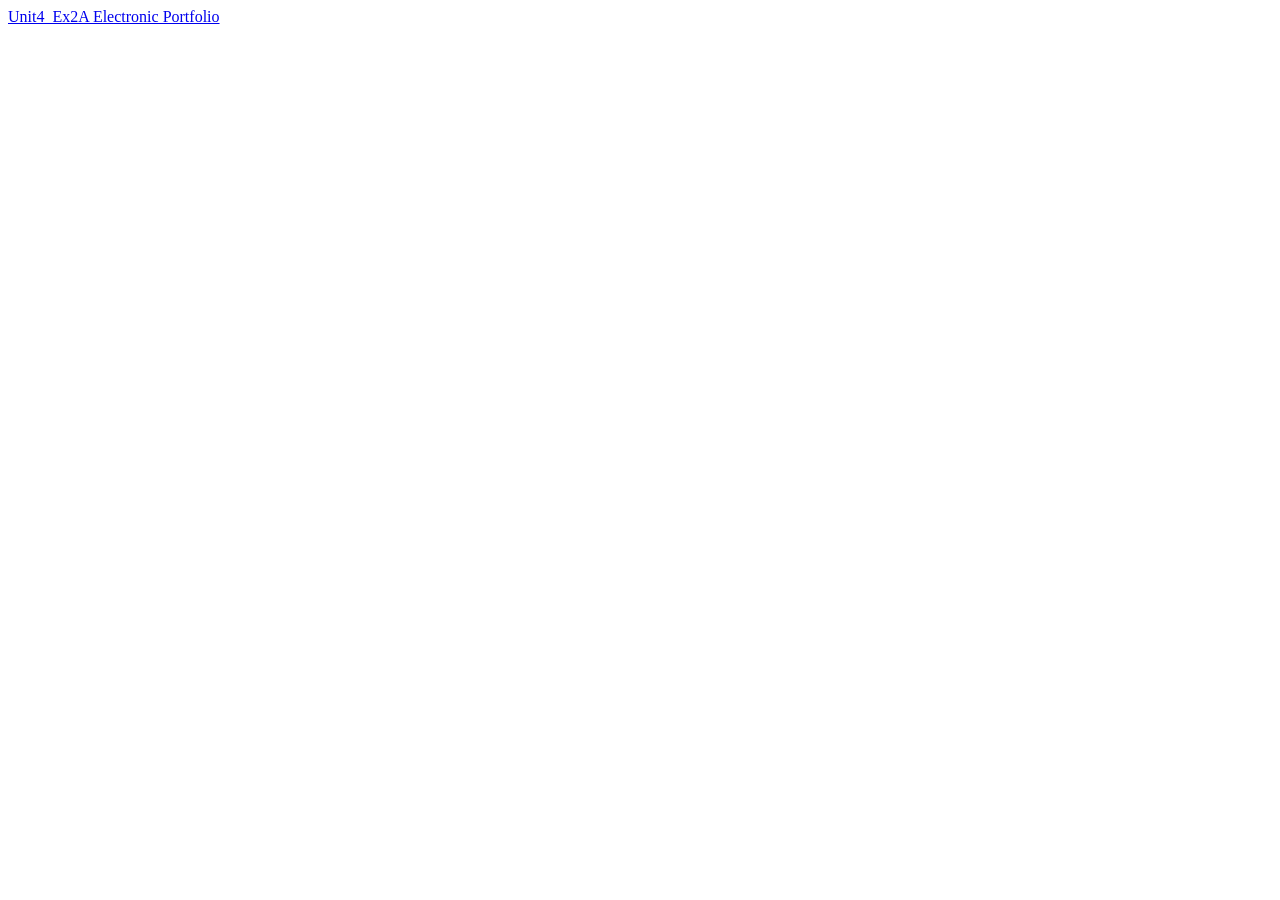
<file: EportfolioLinks/YsbR_Unit4_Ex2A.html>
<!DOCTYPE html>
<html lang="en">
    <head>
        <meta charset="UTF-8" />
        <title>Unit4 Ex2A Submission - Rebecca Ysbrand</title>
    </head>
    <body>
        <a href="https://rysbrand.github.io">Unit4_Ex2A Electronic Portfolio</a>
    </body>
</html>
</file>
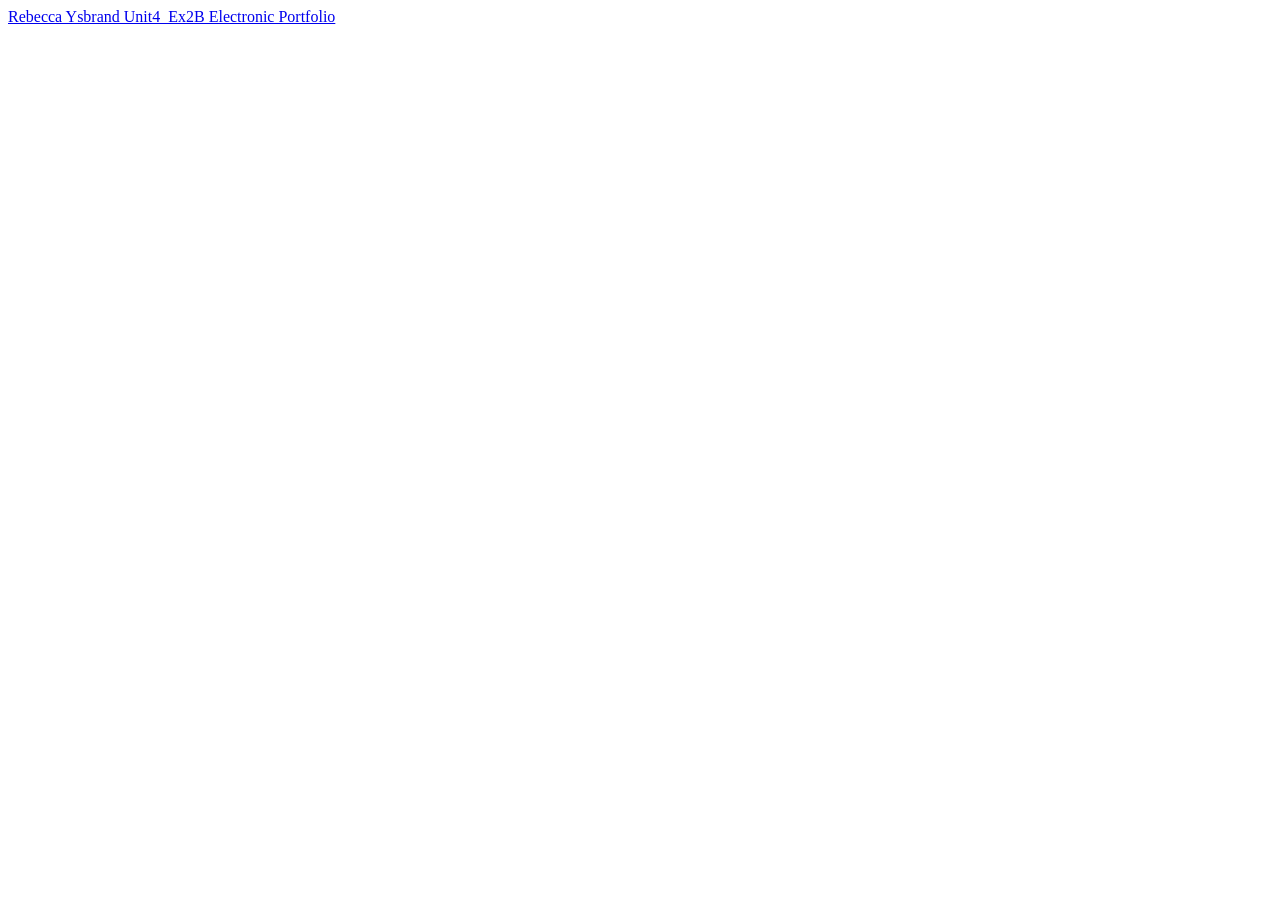
<file: EportfolioLinks/YsbR_Unit4_Ex2B.html>
<!DOCTYPE html>
<html lang="en">
<head>
  <meta charset="UTF-8" />
  <title>Unit4_Ex2B Submission - Rebecca Ysbrand</title>
</head>
<body>
  <a href="https://rysbrand.github.io">Rebecca Ysbrand Unit4_Ex2B Electronic Portfolio</a>
</body>
</html>
</file>
<file: styles.css>
/* =====================
   CSS RESET & BASE
   ===================== */
*, *::before, *::after {
  box-sizing: border-box;
  margin: 0;
  padding: 0;
}

:root {
  --color-bg: #fdf7f8;
  --color-surface: #ffffff;
  --color-border: #e8c4cb;
  --color-text: #2e1a22;
  --color-muted: #9c6b7a;
  --color-primary: #9c6b7a;
  --color-primary-dark: #7d5262;
  --color-accent: #d4a84b;
  --color-accent-light: #f9f0d8;
  --color-accent-border: #d4a84b;
  --font-display: 'Georgia', serif;
  --font-body: 'Segoe UI', Tahoma, Geneva, Verdana, sans-serif;
  --max-width: 860px;
  --radius: 8px;
}

body {
  background-color: var(--color-bg);
  color: var(--color-text);
  font-family: var(--font-body);
  font-size: 16px;
  line-height: 1.7;
}

/* =====================
   SCROLL REVEAL
   ===================== */
.reveal {
  opacity: 0;
  transform: translateY(28px);
  transition: opacity 0.6s ease, transform 0.6s ease;
}

.reveal.visible {
  opacity: 1;
  transform: translateY(0);
}

/* stagger cards inside a grid */
.card-grid .card:nth-child(1) { transition-delay: 0.1s; }
.card-grid .card:nth-child(2) { transition-delay: 0.22s; }
.card-grid .card:nth-child(3) { transition-delay: 0.34s; }

/* =====================
   HEADER
   ===================== */
header {
  background-color: var(--color-bg);
  border-bottom: 4px solid var(--color-accent);
  padding: 2.5rem 1.5rem 1.75rem;
}

.header-inner {
  max-width: var(--max-width);
  margin: 0 auto;
}

header .eyebrow {
  font-size: 0.75rem;
  text-transform: uppercase;
  letter-spacing: 0.12em;
  color: var(--color-accent);
  font-weight: 700;
  margin-bottom: 0.4rem;
}

header h1 {
  font-family: var(--font-display);
  font-size: 4rem;
  font-weight: 900;
  color: var(--color-primary-dark);
  line-height: 1.0;
  letter-spacing: -0.01em;
}

header .tagline {
  margin-top: 0.6rem;
  font-size: 0.875rem;
  color: var(--color-muted);
  letter-spacing: 0.05em;
}

/* =====================
   NAV
   ===================== */
nav {
  background-color: var(--color-primary-dark);
  position: sticky;
  top: 0;
  z-index: 100;
}

nav ul {
  list-style: none;
  display: flex;
  justify-content: center;
  flex-wrap: wrap;
  max-width: var(--max-width);
  margin: 0 auto;
  padding: 0;
}

nav ul li a {
  display: block;
  color: #e8cfd5;
  text-decoration: none;
  padding: 0.85rem 1.25rem;
  font-size: 0.875rem;
  letter-spacing: 0.04em;
  border-bottom: 2px solid transparent;
  transition: color 0.2s, border-color 0.2s;
}

nav ul li a:hover,
nav ul li a.active {
  color: #ffffff;
  border-bottom-color: var(--color-accent);
}

/* =====================
   MAIN CONTENT
   ===================== */
main {
  max-width: var(--max-width);
  margin: 0 auto;
  padding: 3rem 1.5rem;
}

section {
  margin-bottom: 3.5rem;
}

section h2 {
  font-family: var(--font-display);
  font-size: 1.5rem;
  font-weight: normal;
  color: var(--color-primary);
  border-bottom: 1px solid var(--color-border);
  padding-bottom: 0.5rem;
  margin-bottom: 1.25rem;
}

section p {
  color: var(--color-text);
  margin-bottom: 1rem;
}

/* =====================
   CARD GRID
   ===================== */
.card-grid {
  display: grid;
  grid-template-columns: repeat(auto-fit, minmax(220px, 1fr));
  gap: 1.25rem;
  margin-top: 1rem;
}

.card {
  background-color: var(--color-surface);
  border: 0.5px solid var(--color-border);
  border-radius: var(--radius);
  padding: 1.25rem 1.5rem;
  transition: transform 0.2s ease, box-shadow 0.2s ease;
}

.card:hover {
  transform: translateY(-3px);
  box-shadow: 0 6px 20px rgba(156, 107, 122, 0.12);
}

.card-badge {
  display: inline-block;
  background-color: var(--color-accent-light);
  border: 0.5px solid var(--color-accent-border);
  border-radius: 20px;
  font-size: 0.75rem;
  font-weight: 600;
  color: #7a5c10;
  padding: 2px 10px;
  margin-bottom: 0.6rem;
}

.card h3 {
  font-size: 1rem;
  font-weight: 600;
  margin-bottom: 0.4rem;
  color: var(--color-primary-dark);
}

.card p {
  font-size: 0.875rem;
  color: var(--color-muted);
  margin-bottom: 0.75rem;
}

.card a {
  font-size: 0.875rem;
  color: var(--color-accent);
  text-decoration: none;
  font-weight: 600;
}

.card a:hover {
  text-decoration: underline;
}

/* =====================
   PROJECT PAGES
   ===================== */
.project-header {
  display: flex;
  align-items: baseline;
  gap: 1.5rem;
  flex-wrap: wrap;
  margin-bottom: 0.75rem;
}

.project-header h2 {
  border-bottom: none;
  padding-bottom: 0;
  margin-bottom: 0;
}

.github-link {
  font-size: 0.875rem;
  color: var(--color-accent);
  text-decoration: none;
  font-weight: 600;
}

.github-link:hover {
  text-decoration: underline;
}

.project-intro {
  margin-top: 1rem;
}

.feature-list {
  list-style: none;
  padding: 0;
  margin-top: 0.75rem;
}

.feature-list li {
  padding: 0.6rem 0;
  border-bottom: 1px solid var(--color-border);
  font-size: 0.9rem;
  line-height: 1.6;
}

.feature-list li:last-child {
  border-bottom: none;
}

pre {
  background: #2e1a22;
  color: #f9f0d8;
  border-radius: var(--radius);
  padding: 1.25rem 1.5rem;
  overflow-x: auto;
  font-size: 0.85rem;
  line-height: 1.6;
  margin: 1rem 0;
}

code {
  font-family: 'Courier New', Courier, monospace;
}

.screenshots h3 {
  font-size: 1rem;
  font-weight: 600;
  color: var(--color-primary-dark);
  margin: 1.25rem 0 0.5rem;
}

.screenshots img {
  width: 100%;
  border-radius: var(--radius);
  border: 1px solid var(--color-border);
  margin-bottom: 1rem;
}

/* =====================
   SYLLABI TABLE
   ===================== */
.syllabi-table {
  width: 100%;
  border-collapse: collapse;
  margin-top: 1.5rem;
  font-size: 0.9rem;
}

.syllabi-table thead tr {
  background-color: var(--color-primary);
  color: #ffffff;
}

.syllabi-table th {
  text-align: left;
  padding: 0.75rem 1rem;
  font-weight: 600;
  letter-spacing: 0.03em;
}

.syllabi-table tbody tr {
  border-bottom: 1px solid var(--color-border);
  transition: background 0.15s;
}

.syllabi-table tbody tr:hover {
  background-color: var(--color-accent-light);
}

.syllabi-table td {
  padding: 0.75rem 1rem;
  color: var(--color-text);
}

.syllabi-table td:first-child {
  font-weight: 600;
  color: var(--color-primary-dark);
  white-space: nowrap;
}

.syllabi-table a {
  color: var(--color-accent);
  text-decoration: none;
  font-weight: 600;
  font-size: 0.85rem;
}

.syllabi-table a:hover {
  text-decoration: underline;
}

/* =====================
   FOOTER
   ===================== */
footer {
  text-align: center;
  padding: 2rem 1.5rem;
  font-size: 0.85rem;
  color: var(--color-muted);
  border-top: 1px solid var(--color-border);
  margin-top: 2rem;
}
</file>
